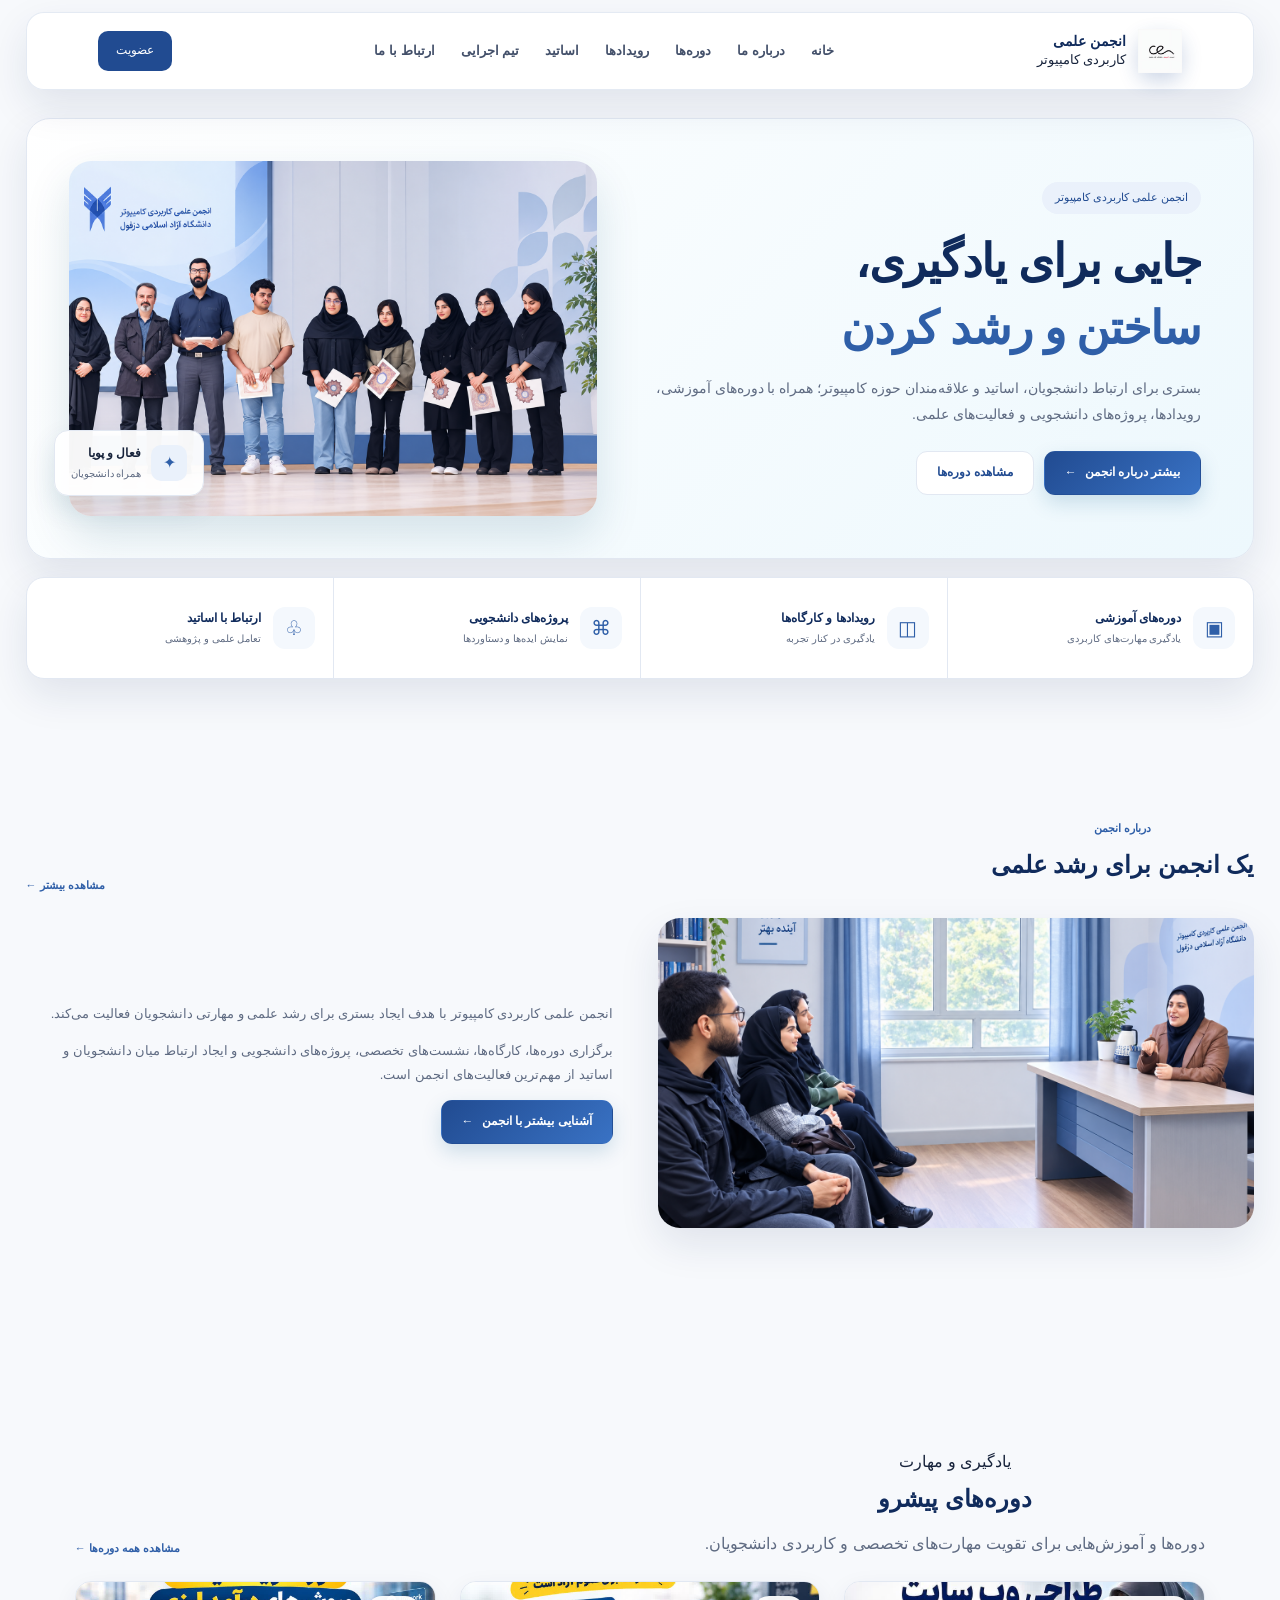
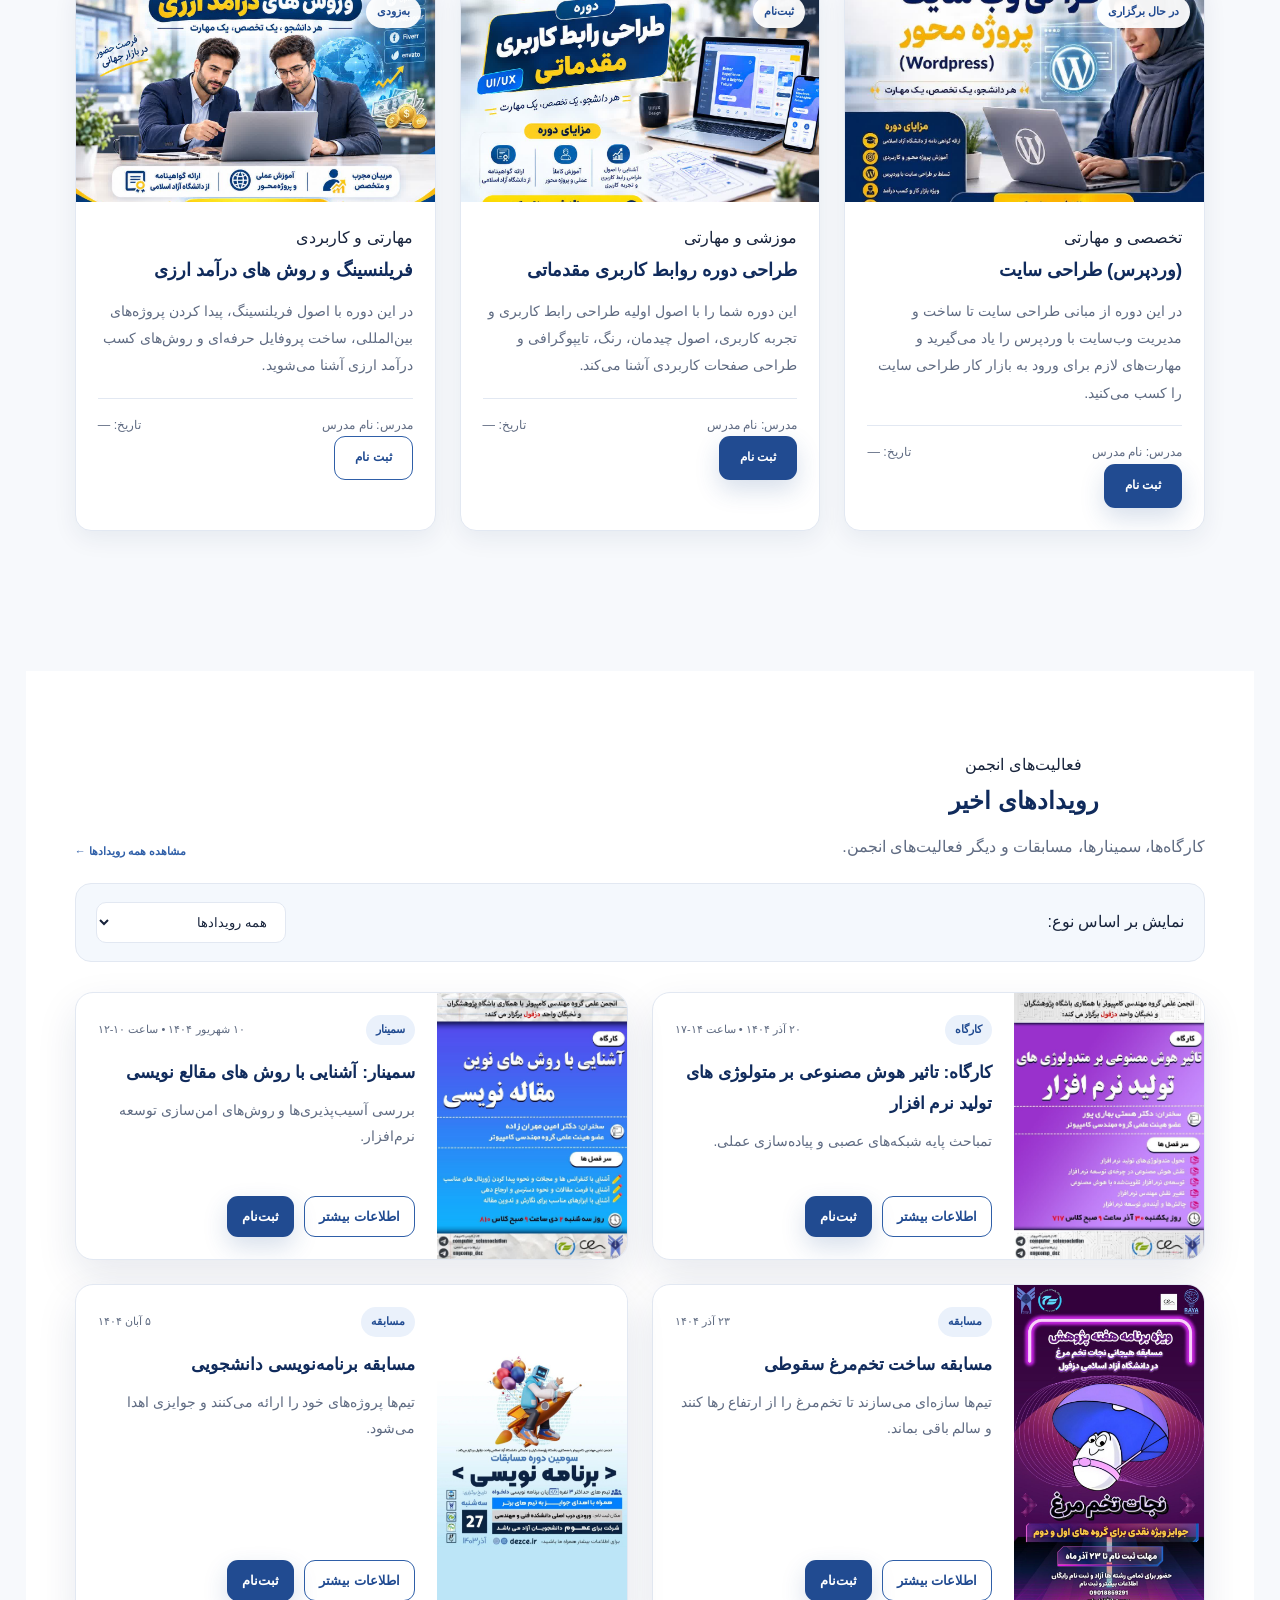
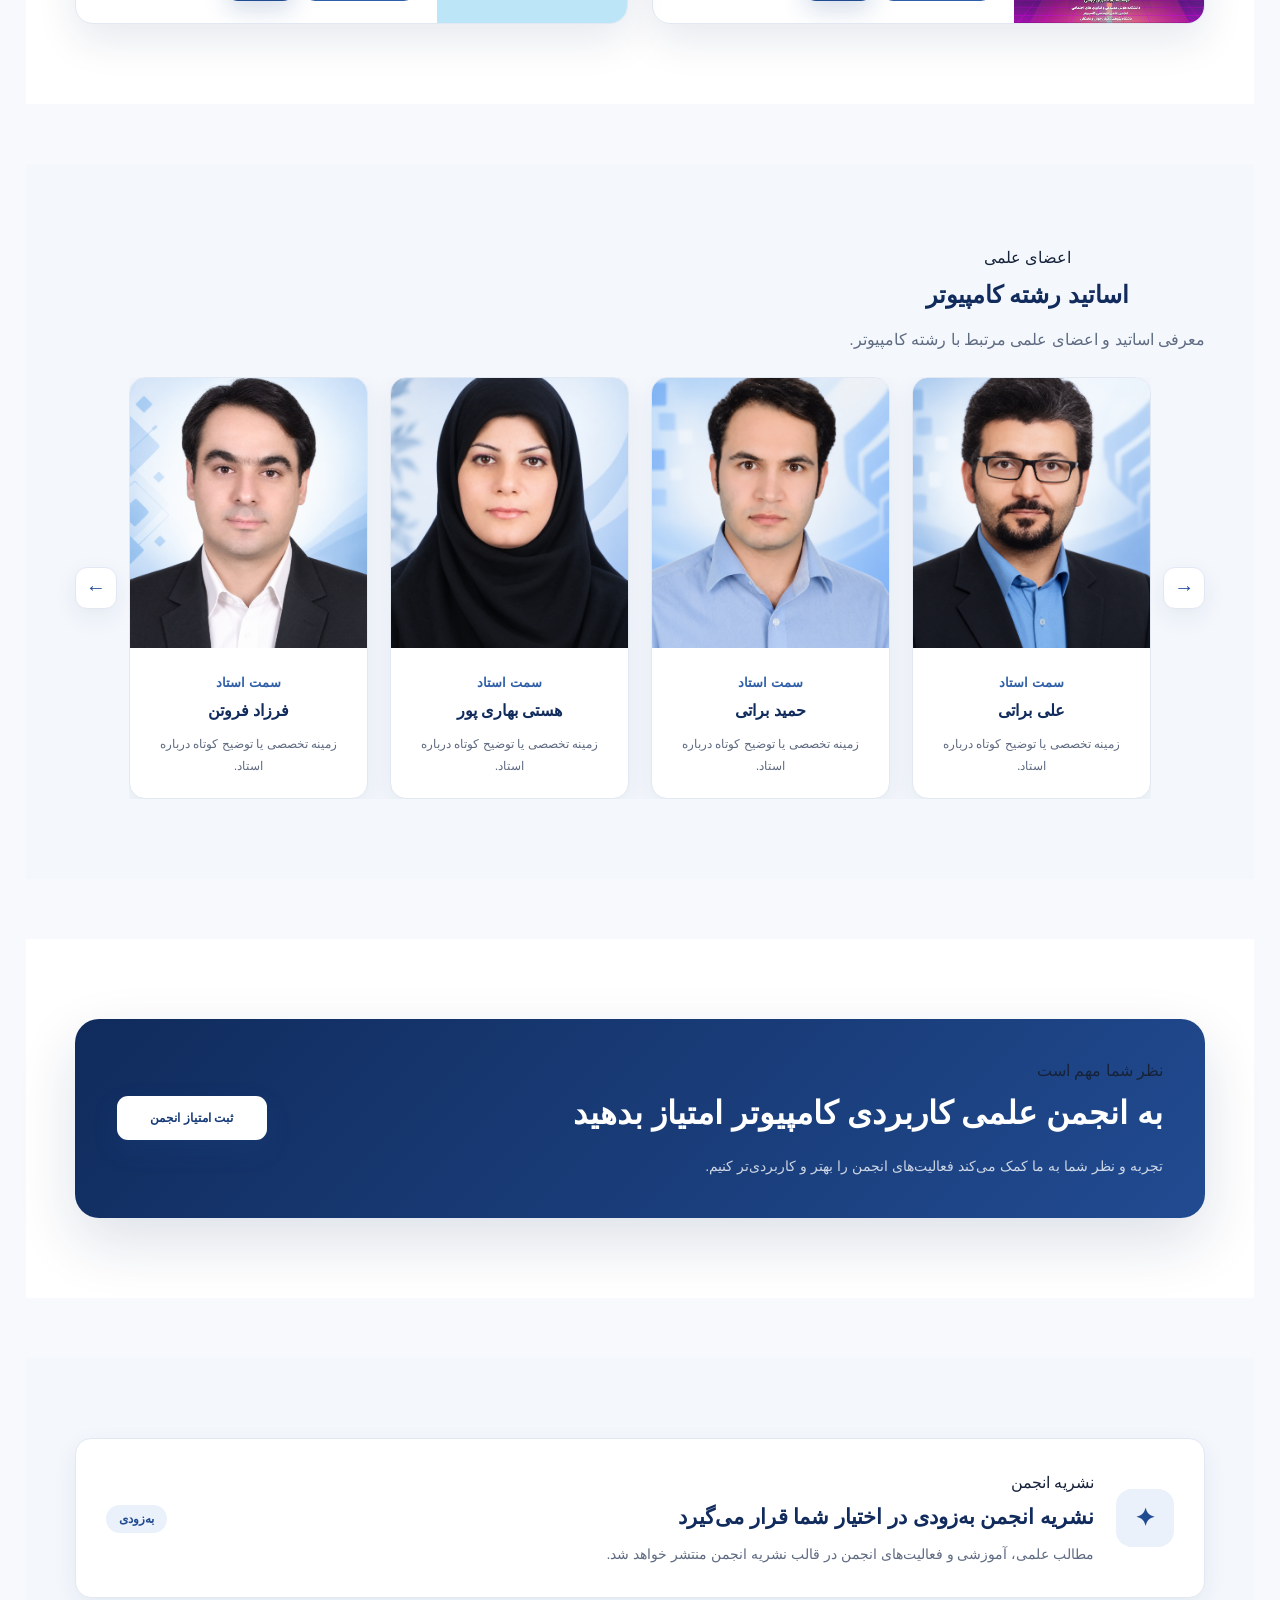
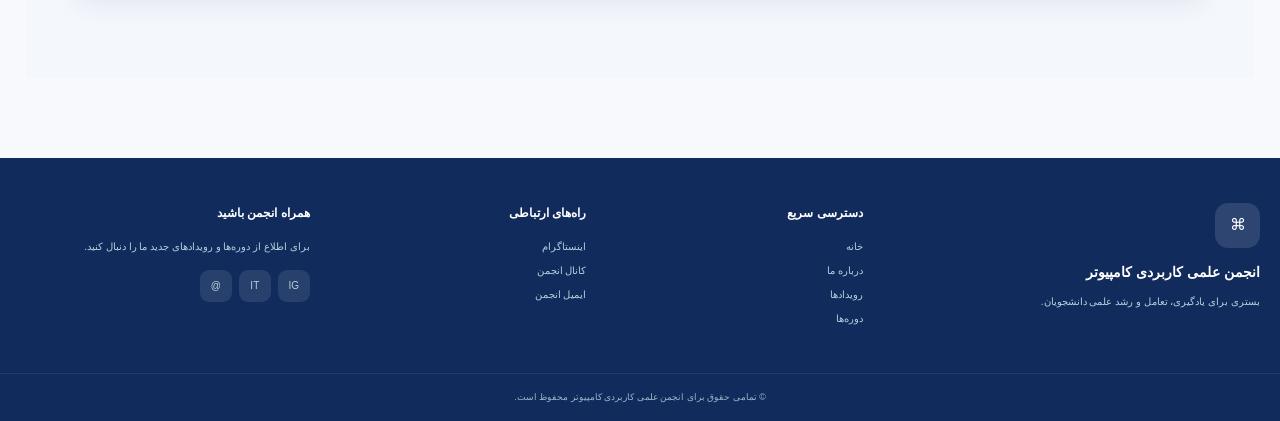
<file: index.html>
<!DOCTYPE html>
<html lang="fa" dir="rtl">

<head>
    <meta charset="UTF-8">
    <meta name="viewport" content="width=device-width, initial-scale=1.0">

    <title>انجمن علمی کاربردی کامپیوتر</title>

    <meta name="description" content="وب‌سایت انجمن علمی کاربردی کامپیوتر">

    <link rel="stylesheet" href="styel.css">
</head>

<body id="top">
    <header class="site-header">

        <div class="container header-inner">

            <a href="index.html" class="brand">

                <span class="brand-mark">
                    <img src="./imge/logo.jpeg" alt="لوگو انجمن">
                </span>

                <span class="brand-text">
                    <strong>انجمن علمی</strong>
                    <small>کاربردی کامپیوتر</small>
                </span>

            </a>
            <nav class="main-nav" aria-label="منوی اصلی">

                <a href="index.html" class="active">
                    خانه
                </a>

                <a href="about.html">
                    درباره ما
                </a>

                <a href="courses.html">
                    دوره‌ها
                </a>

                <a href="events.html">
                    رویدادها
                </a>

                <a href="#professors">
                    اساتید
                </a>

                <a href="About.html#team">
                    تیم اجرایی
                </a>

                <a href="https://eitaa.com/computer_uni_dez">
                    ارتباط با ما
                </a>

            </nav>
            <!-- <div class="header-actions">
                <a href="courses.html"
                    class="btn btn-primary btn-header">
                    مشاهده دوره‌ها
                </a>

            </div> -->

            <div class="header-actions">

                <!-- <a href="#search" class="search-btn" aria-label="جستجو">
               ⌕
            </a> -->

                <a href="https://forms.gle/kcYnBs2MZ95eAxkc7" class="header-register">
                    عضویت
                </a>

                <button class="menu-btn" id="menuBtn" aria-label="باز کردن منو">
                    ☰
                </button>

            </div>

        </div>

        <div class="mobile-menu" id="mobileMenu">

            <a href="./index.html">خانه</a>
            <a href="./about.html">درباره ما</a>
            <a href="./events.html">رویدادها</a>
            <a href="./courses.html">دوره‌ها</a>
            <a href="About.html#team">اعضای انجمن</a>
            <a href="https://eitaa.com/computer_uni_dez">ارتباط با ما</a>

        </div>

    </header>

    <main>

        <section class="hero">

            <div class="hero-content">

                <span class="hero-label">
                    انجمن علمی کاربردی کامپیوتر
                </span>

                <h1>
                    جایی برای یادگیری،
                    <span>ساختن و رشد کردن</span>
                </h1>

                <p>
                    بستری برای ارتباط دانشجویان، اساتید و علاقه‌مندان
                    حوزه کامپیوتر؛ همراه با دوره‌های آموزشی، رویدادها،
                    پروژه‌های دانشجویی و فعالیت‌های علمی.
                </p>

                <div class="hero-buttons">

                    <a href="./about.html" class="btn primary">
                        بیشتر درباره انجمن
                        <span>←</span>
                    </a>

                    <a href="./courses.html" class="btn secondary">
                        مشاهده دوره‌ها
                    </a>

                </div>

            </div>

            <div class="hero-image">

                <img src="./imge/hero-index.png" alt="فعالیت انجمن علمی کامپیوتر">

                <div class="hero-floating-card">

                    <span class="floating-icon">✦</span>

                    <div>
                        <strong>فعال و پویا</strong>
                        <small>همراه دانشجویان</small>
                    </div>

                </div>

            </div>

        </section>

        <section class="quick-features">

            <div class="quick-item">
                <div class="quick-icon">▣</div>
                <div>
                    <strong>دوره‌های آموزشی</strong>
                    <span>یادگیری مهارت‌های کاربردی</span>
                </div>
            </div>

            <div class="quick-item">
                <div class="quick-icon">◫</div>
                <div>
                    <strong>رویدادها و کارگاه‌ها</strong>
                    <span>یادگیری در کنار تجربه</span>
                </div>
            </div>

            <div class="quick-item">
                <div class="quick-icon">⌘</div>
                <div>
                    <strong>پروژه‌های دانشجویی</strong>
                    <span>نمایش ایده‌ها و دستاوردها</span>
                </div>
            </div>

            <div class="quick-item">
                <div class="quick-icon">♧</div>
                <div>
                    <strong>ارتباط با اساتید</strong>
                    <span>تعامل علمی و پژوهشی</span>
                </div>
            </div>

        </section>


        <section class="section about-section">

            <div class="section-heading">

                <div>
                    <span class="section-label">درباره انجمن</span>
                    <h2>یک انجمن برای رشد علمی</h2>
                </div>

                <a href="./about.html" class="text-link">
                    مشاهده بیشتر ←
                </a>

            </div>


            <div class="about-grid">

                <div class="about-image">

                    <img src="./imge/index-about.png" alt="فعالیت انجمن">

                </div>

                <div class="about-content">

                    <p>
                        انجمن علمی کاربردی کامپیوتر با هدف ایجاد بستری
                        برای رشد علمی و مهارتی دانشجویان فعالیت می‌کند.
                    </p>

                    <p>
                        برگزاری دوره‌ها، کارگاه‌ها، نشست‌های تخصصی،
                        پروژه‌های دانشجویی و ایجاد ارتباط میان دانشجویان
                        و اساتید از مهم‌ترین فعالیت‌های انجمن است.
                    </p>

                    <a href="./about.html" class="btn primary">
                        آشنایی بیشتر با انجمن
                        <span>←</span>
                    </a>

                </div>

            </div>

        </section>

        <section class="section courses-section" id="courses">
            <div class="container">
                <div class="section-heading">
                    <div>
                        <span class="section-kicker">
                            یادگیری و مهارت
                        </span>
                        <h2>
                            دوره‌های پیشرو
                        </h2>
                        <p>
                            دوره‌ها و آموزش‌هایی برای تقویت مهارت‌های
                            تخصصی و کاربردی دانشجویان.
                        </p>

                    </div>

                    <a href="courses.html" class="text-link">
                        مشاهده همه دوره‌ها

                        <span>←</span>
                    </a>
                </div>

                <div class="courses-grid">

                    <!-- دوره اول -->
                    <article class="course-card">
                        <div class="course-image">
                            <img src="imge/wordpars.jpg" alt="تصویر دوره">
                            <span class="course-status">
                                در حال برگزاری
                            </span>
                        </div>


                        <div class="course-body">
                            <span class="course-category">
                                تخصصی و مهارتی
                            </span>
                            <h3>
                                (وردپرس) طراحی سایت
                            </h3>
                            <p>
                                در این دوره از مبانی طراحی سایت تا ساخت و مدیریت وب‌سایت با وردپرس را یاد می‌گیرید و
                                مهارت‌های لازم برای ورود به بازار کار طراحی سایت را کسب می‌کنید.
                            </p>

                            <div class="course-meta">
                                <span>
                                    مدرس: نام مدرس
                                </span>
                                <span>
                                    تاریخ: —
                                </span>
                            </div>
                            <a href="" class="btn btn-primary btn-small">

                                ثبت نام

                            </a>
                        </div>
                    </article>

                    <!-- دوره دوم -->
                    <article class="course-card">

                        <div class="course-image">
                            <img src="imge/uiux.jpg" alt="تصویر دوره">

                            <span class="course-status">
                                ثبت‌نام
                            </span>
                        </div>

                        <div class="course-body">
                            <span class="course-category">
                                موزشی و مهارتی
                            </span>
                            <h3>
                                طراحی دوره روابط کاربری مقدماتی
                            </h3>
                            <p>
                                این دوره شما را با اصول اولیه طراحی رابط کاربری و تجربه کاربری، اصول چیدمان، رنگ،
                                تایپوگرافی و طراحی صفحات کاربردی آشنا می‌کند.

                            </p>

                            <div class="course-meta">

                                <span>
                                    مدرس: نام مدرس
                                </span>

                                <span>
                                    تاریخ: —
                                </span>

                            </div>
                            <a href="" class="btn btn-primary btn-small">

                                ثبت نام

                            </a>
                        </div>
                    </article>
                    <!-- دوره سوم -->

                    <article class="course-card">
                        <div class="course-image">
                            <img src="imge/ferilnsing.jpg" alt="تصویر دوره">

                            <span class="course-status">
                                به‌زودی
                            </span>
                        </div>

                        <div class="course-body">
                            <span class="course-category">
                                مهارتی و کاربردی
                            </span>
                            <h3>
                                فریلنسینگ و روش های درآمد ارزی
                            </h3>
                            <p>
                                در این دوره با اصول فریلنسینگ، پیدا کردن پروژه‌های بین‌المللی، ساخت پروفایل حرفه‌ای و
                                روش‌های کسب درآمد ارزی آشنا می‌شوید.
                            </p>

                            <div class="course-meta">
                                <span>
                                    مدرس: نام مدرس
                                </span>
                                <span>
                                    تاریخ: —
                                </span>
                            </div>
                            <a href="" class="btn btn-outline btn-small">

                                ثبت نام

                            </a>
                        </div>
                    </article>
                </div>
            </div>
        </section>

        <section class="section events-section" id="events">
            <div class="container">
                <div class="section-heading">
                    <div>
                        <span class="section-kicker">
                            فعالیت‌های انجمن
                        </span>

                        <h2>
                            رویدادهای اخیر
                        </h2>

                        <p>
                            کارگاه‌ها، سمینارها، مسابقات و دیگر
                            فعالیت‌های انجمن.
                        </p>

                    </div>
                    <a href="events.html" class="text-link">

                        مشاهده همه رویدادها

                        <span>←</span>

                    </a>
                </div>

                <div class="events-toolbar">

                    <label for="eventFilter">

                        نمایش بر اساس نوع:
                    </label>

                    <select id="eventFilter" class="event-filter">

                        <option value="all">
                            همه رویدادها
                        </option>

                        <option value="workshop">
                            کارگاه‌ها
                        </option>

                        <option value="seminar">
                            سمینارها
                        </option>

                        <option value="competition">
                            مسابقات
                        </option>

                        <option value="meeting">
                            نشست‌ها
                        </option>

                    </select>

                </div>

                <div class="events-list">
                    <!-- رویداد اول -->
                    <article class="event-card" data-category="workshop">
                        <div class="event-pic">
                            <img src="imge/cargah.jpg" alt="پوستر کارگاه">
                        </div>
                        <div class="event-body">
                            <div class="event-top">
                                <span class="event-type">
                                    کارگاه
                                </span>
                                <span class="event-date">
                                    ۲۰ آذر ۱۴۰۴ • ساعت ۱۴-۱۷
                                </span>
                            </div>
                            <h3>
                                کارگاه: تاثیر هوش مصنوعی بر متولوژی های تولید نرم افزار
                            </h3>
                            <p>
                                تمباحث پایه شبکه‌های عصبی و پیاده‌سازی عملی.
                            </p>

                            <div class="event-actions">
                                <a href="events.html" class="btn btn-outline btn-small">
                                    اطلاعات بیشتر

                                </a>

                                <a href="events.html" class="btn btn-primary btn-small">

                                    ثبت‌نام

                                </a>
                            </div>
                        </div>
                    </article>

                    <!-- رویداد دوم -->

                    <article class="event-card" data-category="seminar">
                        <div class="event-pic">
                            <img src="imge/sminar.jpg" alt="پوستر سمینار">

                        </div>

                        <div class="event-body">
                            <div class="event-top">
                                <span class="event-type">
                                    سمینار
                                </span>

                                <span class="event-date">
                                    ۱۰ شهریور ۱۴۰۴ • ساعت ۱۰-۱۲
                                </span>
                            </div>
                            <h3>
                                سمینار: آشنایی با روش های مقالع نویسی
                            </h3>
                            <p>
                                بررسی آسیب‌پذیری‌ها و روش‌های امن‌سازی توسعه نرم‌افزار.
                            </p>
                            <div class="event-actions">
                                <a href="events.html" class="btn btn-outline btn-small">

                                    اطلاعات بیشتر

                                </a>
                                <a href="events.html" class="btn btn-primary btn-small">

                                    ثبت‌نام

                                </a>
                            </div>
                        </div>
                    </article>

                    <!-- رویداد سوم -->

                    <article class="event-card" data-category="competition">
                        <div class="event-pic">
                            <img src="imge/./msg4952504-98175.jpg">
                        </div>


                        <div class="event-body">
                            <div class="event-top">
                                <span class="event-type">
                                    مسابقه
                                </span>
                                <span class="event-date">
                                    ۲۳ آذر ۱۴۰۴
                                </span>
                            </div>

                            <h3>
                                مسابقه ساخت تخم‌مرغ سقوطی
                            </h3>

                            <p>
                                تیم‌ها سازه‌ای می‌سازند تا تخم‌مرغ را از ارتفاع رها کنند و سالم باقی بماند.
                            </p>

                            <div class="event-actions">
                                <a href="events.html" class="btn btn-outline btn-small">

                                    اطلاعات بیشتر

                                </a>

                                <a href="events.html" class="btn btn-primary btn-small">

                                    ثبت‌نام

                                </a>
                            </div>
                        </div>
                    </article>

                    <!-- رویداد چهارم -->

                    <article class="event-card" data-category="meeting">
                        <div class="event-pic">
                            <img src="imge/./photo1765678284.jpeg" alt="تصویر نشست انجمن">

                        </div>

                        <div class="event-body">
                            <div class="event-top">

                                <span class="event-type">
                                    مسابقه
                                </span>
                                <span class="event-date">
                                    ۵ آبان ۱۴۰۴
                                </span>
                            </div>
                            <h3>
                                مسابقه برنامه‌نویسی دانشجویی
                            </h3>
                            <p>
                                تیم‌ها پروژه‌های خود را ارائه می‌کنند و جوایزی اهدا می‌شود.

                            </p>

                            <div class="event-actions">

                                <a href="events.html" class="btn btn-outline btn-small">

                                    اطلاعات بیشتر

                                </a>

                                <a href="events.html" class="btn btn-primary btn-small">

                                    ثبت‌نام

                                </a>
                            </div>
                        </div>
                    </article>
                </div>
            </div>
        </section>

        <section class="section professors-section" id="professors">

            <div class="container">

                <div class="section-heading">
                    <div>
                        <span class="section-kicker">
                            اعضای علمی
                        </span>

                        <h2>
                            اساتید رشته کامپیوتر
                        </h2>

                        <p>
                            معرفی اساتید و اعضای علمی مرتبط با رشته کامپیوتر.
                        </p>
                    </div>

                </div>



                <div class="carousel-wrap professors-carousel">
                    <button class="carousel-btn carousel-prev" type="button" aria-label="استاد قبلی">→</button>
                    <div class="professors-grid carousel-track" data-carousel="professors">
                        <!-- استاد اول -->
                        <article class="professor-card">
                            <div class="professor-image">
                                <img src="imge/ali-barati.png" alt="علی براتی ">
                            </div>


                            <div class="professor-info">
                                <span class="professor-role">
                                    سمت استاد
                                </span>
                                <h3>
                                    علی براتی
                                </h3>
                                <p>
                                    زمینه تخصصی یا توضیح کوتاه درباره استاد.
                                </p>
                            </div>
                        </article>

                        <!-- استاد دوم -->

                        <article class="professor-card">
                            <div class="professor-image">
                                <img src="imge/hamide-barati.png" alt="حمید براتی">
                            </div>


                            <div class="professor-info">
                                <span class="professor-role">
                                    سمت استاد
                                </span>
                                <h3>
                                    حمید براتی
                                </h3>
                                <p>
                                    زمینه تخصصی یا توضیح کوتاه درباره استاد.
                                </p>
                            </div>
                        </article>

                        <!-- استاد سوم -->

                        <article class="professor-card">
                            <div class="professor-image">
                                <img src="imge/hasti-bahipour.png" alt="هستی بهاری پور">
                            </div>


                            <div class="professor-info">
                                <span class="professor-role">
                                    سمت استاد
                                </span>
                                <h3>
                                    هستی بهاری پور
                                </h3>
                                <p>
                                    زمینه تخصصی یا توضیح کوتاه درباره استاد.
                                </p>
                            </div>
                        </article>


                        <!-- استاد چهارم -->
                        <article class="professor-card">
                            <div class="professor-image">
                                <img src="imge/farzad=frootan.png" alt="فرزاد فروتن">
                            </div>

                            <div class="professor-info">
                                <span class="professor-role">
                                    سمت استاد
                                </span>
                                <h3>
                                    فرزاد فروتن
                                </h3>

                                <p>
                                    زمینه تخصصی یا توضیح کوتاه درباره استاد.
                                </p>
                            </div>

                        </article>

                        <!-- استاد پنجم -->
                        <article class="professor-card">
                            <div class="professor-image">
                                <img src="imge/ali-mojodi.png" alt="علی موجودی">
                            </div>


                            <div class="professor-info">
                                <span class="professor-role">
                                    سمت استاد
                                </span>
                                <h3>
                                    علی موجودی
                                </h3>
                                <p>
                                    زمینه تخصصی یا توضیح کوتاه درباره استاد.
                                </p>
                            </div>
                        </article>

                        <!-- استاد ششم -->

                        <article class="professor-card">
                            <div class="professor-image">
                                <img src="imge/mohamad-golshahi.png" alt="محمد گلشاهی">
                            </div>


                            <div class="professor-info">
                                <span class="professor-role">
                                    سمت استاد
                                </span>
                                <h3>
                                    محمد گلشاهی
                                </h3>
                                <p>
                                    زمینه تخصصی یا توضیح کوتاه درباره استاد.
                                </p>
                            </div>
                        </article>
                    </div>
                    <button class="carousel-btn carousel-next" type="button" aria-label="استاد بعدی">←</button>
                </div>
            </div>
        </section>


        <section class="section rating-section" id="rating">

            <div class="container">

                <div class="rating-box">


                    <div class="rating-content">

                        <span class="section-kicker">
                            نظر شما مهم است
                        </span>

                        <h2>
                            به انجمن علمی کاربردی کامپیوتر امتیاز بدهید
                        </h2>

                        <p>
                            تجربه و نظر شما به ما کمک می‌کند فعالیت‌های
                            انجمن را بهتر و کاربردی‌تر کنیم.
                        </p>

                    </div>


                    <div class="rating-action">

                        <!--
                            لینک واقعی امتیازدهی را بعداً قرار دهید.
                        -->

                        <a href="#" class="btn btn-primary">

                            ثبت امتیاز انجمن

                        </a>

                    </div>


                </div>

            </div>

        </section>


        <section class="section magazine-section" id="magazine">

            <div class="container">

                <div class="magazine-box">


                    <div class="magazine-icon">

                        <span>
                            ✦
                        </span>

                    </div>


                    <div class="magazine-content">

                        <span class="section-kicker">
                            نشریه انجمن
                        </span>

                        <h2>
                            نشریه انجمن به‌زودی در اختیار شما قرار می‌گیرد
                        </h2>

                        <p>
                            مطالب علمی، آموزشی و فعالیت‌های انجمن
                            در قالب نشریه انجمن منتشر خواهد شد.
                        </p>

                    </div>


                    <div class="magazine-action">

                        <span class="magazine-status">
                            به‌زودی
                        </span>

                    </div>


                </div>

            </div>

        </section>

        <!-- <section class="section team-section" id="team">

            <div class="container">


                <div class="section-heading">

                    <div>

                        <span class="section-kicker">
                            تیم انجمن
                        </span>

                        <h2>
                            تیم اجرایی انجمن
                        </h2>

                        <p>
                            اعضای تیم اجرایی انجمن علمی کاربردی کامپیوتر.
                        </p>

                    </div>

                </div>



                <div class="carousel-wrap team-carousel">
                    <button class="carousel-btn carousel-prev" type="button" aria-label="عضو قبلی">→</button>
                    <div class="team-grid carousel-track" data-carousel="team">

                        <article class="team-card">

                            <div class="team-image">

                                <img src="images/team-1.jpg" alt="نام عضو تیم">

                            </div>


                            <div class="team-info">

                                <h3>
                                    نام عضو تیم
                                </h3>

                                <span>
                                    سمت / مسئولیت
                                </span>

                            </div>

                        </article>


                        <article class="team-card">

                            <div class="team-image">

                                <img src="images/team-2.jpg" alt="نام عضو تیم">

                            </div>


                            <div class="team-info">

                                <h3>
                                    نام عضو تیم
                                </h3>

                                <span>
                                    سمت / مسئولیت
                                </span>

                            </div>

                        </article>


                        <article class="team-card">

                            <div class="team-image">

                                <img src="images/team-3.jpg" alt="نام عضو تیم">

                            </div>


                            <div class="team-info">

                                <h3>
                                    نام عضو تیم
                                </h3>

                                <span>
                                    سمت / مسئولیت
                                </span>

                            </div>

                        </article>


                        <article class="team-card">

                            <div class="team-image">

                                <img src="images/team-4.jpg" alt="نام عضو تیم">

                            </div>


                            <div class="team-info">

                                <h3>
                                    نام عضو تیم
                                </h3>

                                <span>
                                    سمت / مسئولیت
                                </span>

                            </div>

                        </article>


                    </div>
                    <button class="carousel-btn carousel-next" type="button" aria-label="عضو بعدی">←</button>
                </div>

            </div>

        </section> -->


    </main>

    <footer class="site-footer">

        <div class="footer-inner">

            <div class="footer-brand">

                <div class="footer-logo">
                    ⌘
                </div>

                <h3>
                    انجمن علمی کاربردی کامپیوتر
                </h3>

                <p>
                    بستری برای یادگیری، تعامل و رشد علمی دانشجویان.
                </p>

            </div>


            <div class="footer-column">

                <h4>دسترسی سریع</h4>

                <a href="./index.html">خانه</a>
                <a href="./about.html">درباره ما</a>
                <a href="./events.html">رویدادها</a>
                <a href="./courses.html">دوره‌ها</a>

            </div>


            <div class="footer-column" id="channels">

                <h4>راه‌های ارتباطی</h4>

                <a href="https://www.instagram.com/engcomp_dez?igsh=MTJycG9nYjN0dGVkNQ==">اینستاگرام</a>
                <a href="https://eitaa.com/computer_uni_dez">کانال انجمن</a>
                <a href="mailto:cs@univ.edu">
                    ایمیل انجمن
                </a>

            </div>


            <div class="footer-column">

                <h4>همراه انجمن باشید</h4>

                <p>
                    برای اطلاع از دوره‌ها و رویدادهای جدید
                    ما را دنبال کنید.
                </p>

                <div class="social-links">

                    <a href="https://www.instagram.com/engcomp_dez?igsh=MTJycG9nYjN0dGVkNQ==" aria-label="Instagram">IG</a>
                    <a href="https://eitaa.com/computer_uni_dez" aria-label="Telegram">IT</a>
                    <a href="mailto:cs@univ.edu" aria-label="Email">@</a>

                </div>

            </div>

        </div>


        <div class="footer-bottom">
            <span>
                © تمامی حقوق برای انجمن علمی کاربردی کامپیوتر محفوظ است.
            </span>
        </div>

    </footer>


    <script src="js.js">

    </script>

</body>

</html>
</file>
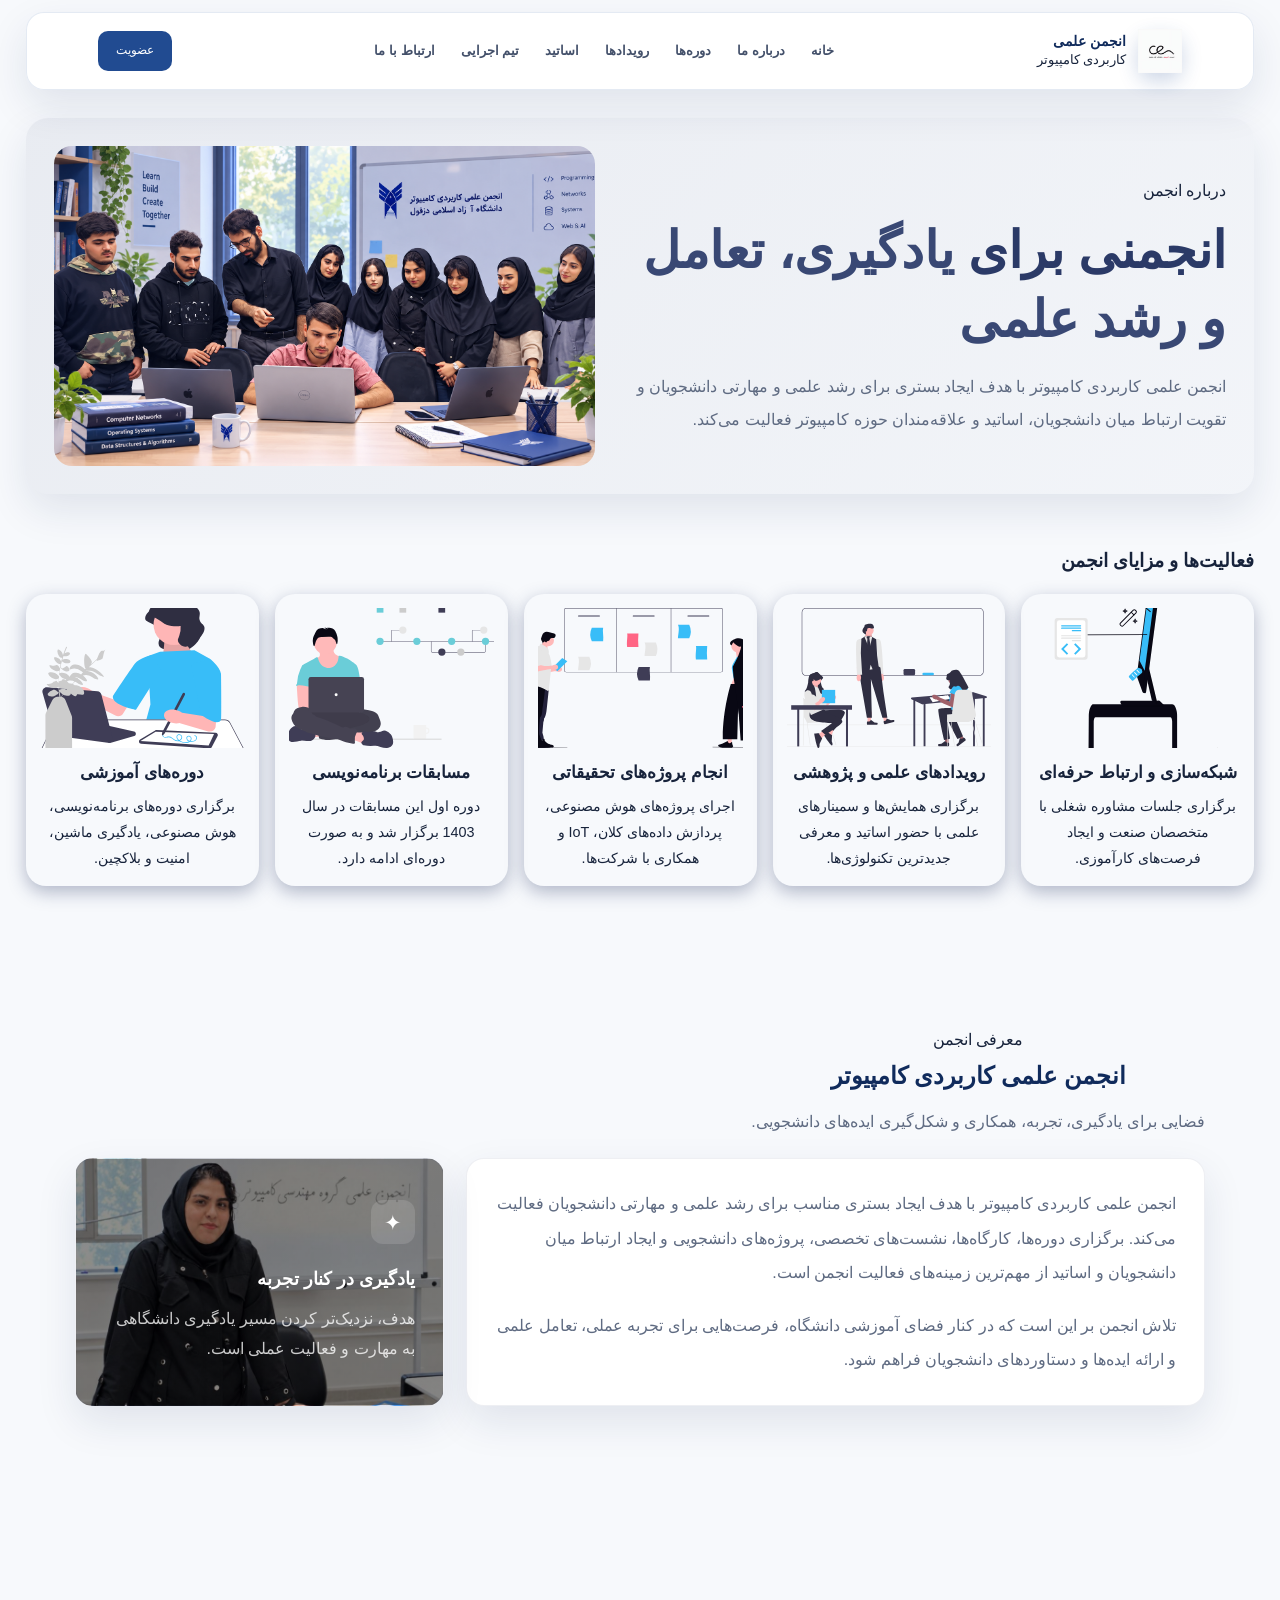
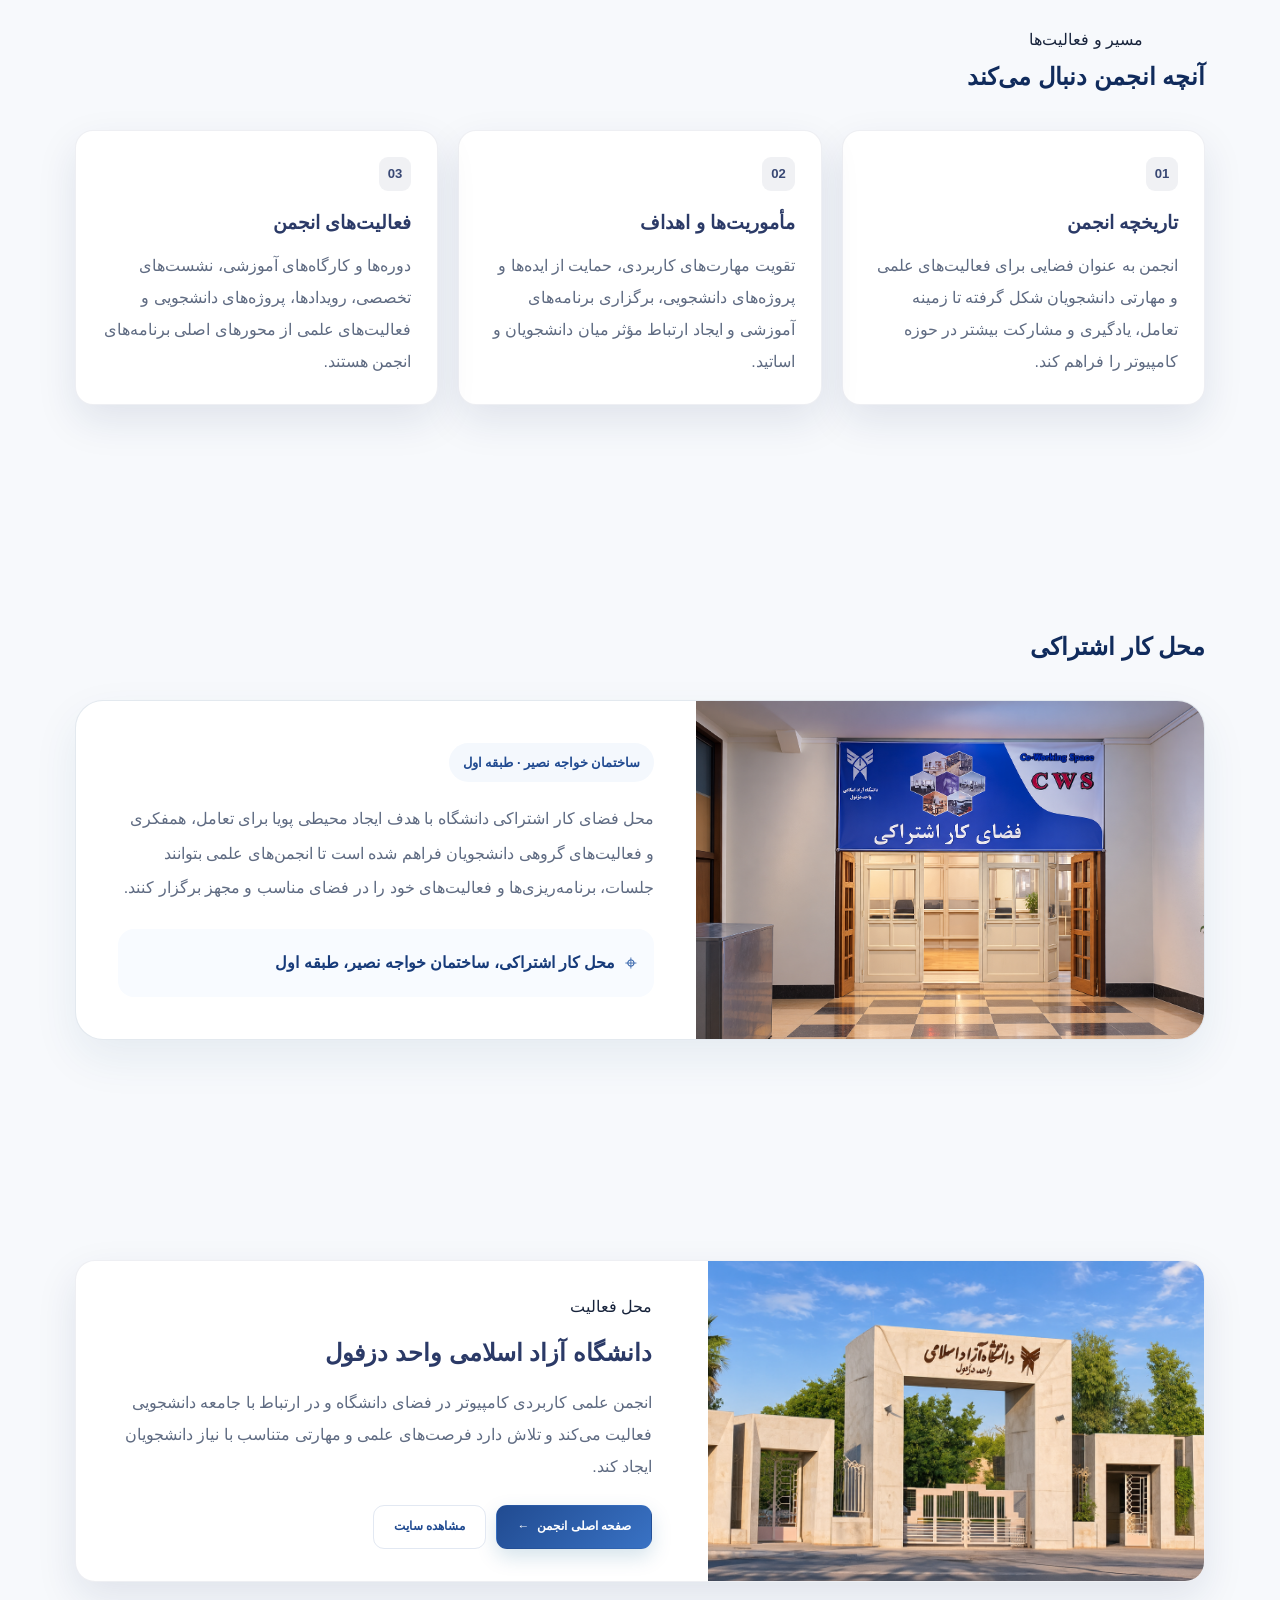
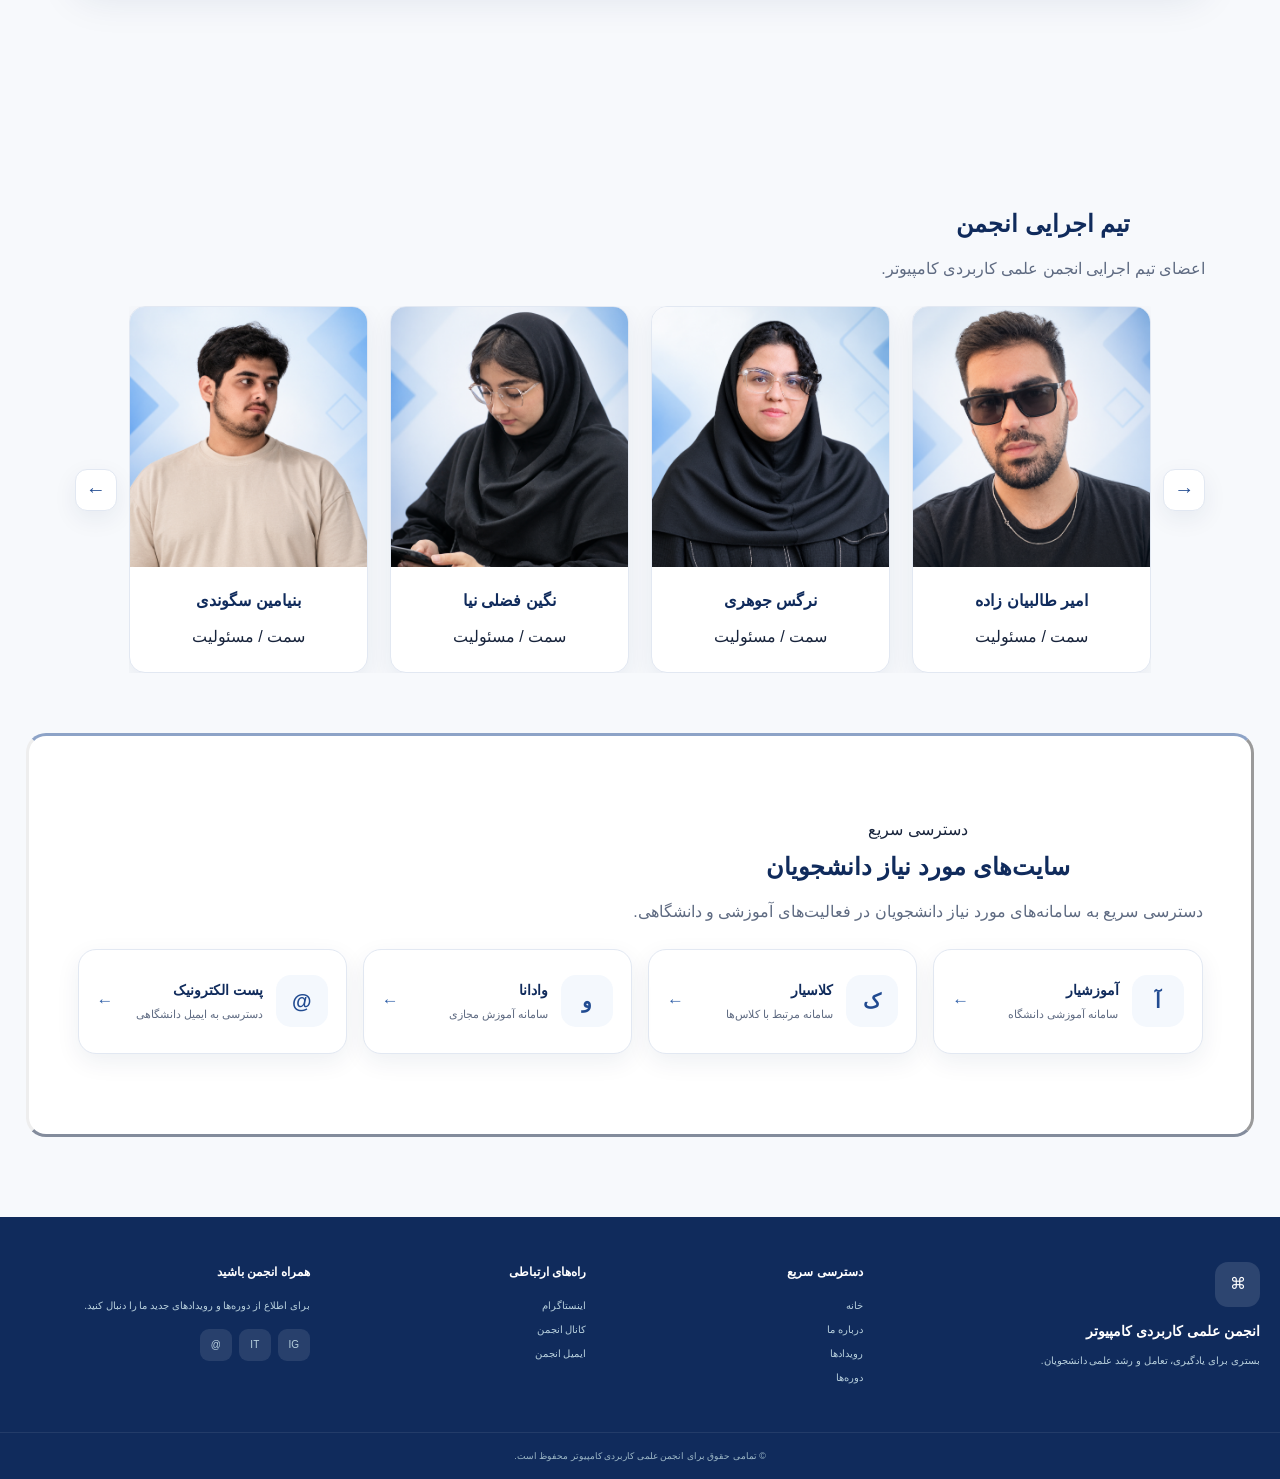
<file: About.html>
<!DOCTYPE html>

<html dir="rtl" lang="fa">

<head>
    <meta charset="utf-8" />
    <meta content="width=device-width, initial-scale=1.0" name="viewport" />
    <title>درباره انجمن علمی کاربردی کامپیوتر</title>
    <meta content="معرفی انجمن علمی کاربردی کامپیوتر" name="description" />
    <link href="About.css" rel="stylesheet" />
</head>

<body id="top">
    <header class="site-header">
        <div class="container header-inner">
            <a class="brand" href="index.html">
                <span class="brand-mark">
                    <img alt="لوگو انجمن" src="./imge/logo.jpeg" />
                </span>
                <span class="brand-text">
                    <strong>انجمن علمی</strong>
                    <small>کاربردی کامپیوتر</small>
                </span>
            </a>
            <nav aria-label="منوی اصلی" class="main-nav">
                <a class="active" href="index.html">
                    خانه
                </a>
                <a href="about.html">
                    درباره ما
                </a>
                <a href="courses.html">
                    دوره‌ها
                </a>
                <a href="events.html">
                    رویدادها
                </a>
                <a href="index.html#professors">
                    اساتید
                </a>
                <a href="About.html#team">
                    تیم اجرایی
                </a>
                <a href="https://eitaa.com/computer_uni_dez">
                    ارتباط با ما
                </a>
            </nav>
            <!-- <div class="header-actions">
                <a href="courses.html"
                    class="btn btn-primary btn-header">
                    مشاهده دوره‌ها
                </a>
            </div> -->
            <div class="header-actions">
                <!-- <a href="#search" class="search-btn" aria-label="جستجو">
               ⌕
            </a> -->
                <a class="header-register" href="https://forms.gle/kcYnBs2MZ95eAxkc7">
                    عضویت
                </a>
                <button aria-label="باز کردن منو" class="menu-btn" id="menuBtn">
                    ☰
                </button>
            </div>
        </div>
        <div class="mobile-menu" id="mobileMenu">
            <a href="./index.html">خانه</a>
            <a href="./about.html">درباره ما</a>
            <a href="./events.html">رویدادها</a>
            <a href="./courses.html">دوره‌ها</a>
            <a href="About.html#team">اعضای انجمن</a>
            <a href="https://eitaa.com/computer_uni_dez">ارتباط با ما</a>
        </div>
    </header>
    <main class="about-page">
        <section class="about-hero">
            <div class="about-hero-inner">
                <div class="about-hero-content">
                    <span class="section-kicker">درباره انجمن</span>
                    <h1>انجمنی برای <span>یادگیری، تعامل و رشد علمی</span></h1>
                    <p>
                        انجمن علمی کاربردی کامپیوتر با هدف ایجاد بستری برای رشد علمی و مهارتی
                        دانشجویان و تقویت ارتباط میان دانشجویان، اساتید و علاقه‌مندان حوزه کامپیوتر فعالیت می‌کند.
                    </p>
                </div>
                <div class="about-hero-image">
                    <img alt="فعالیت انجمن علمی کاربردی کامپیوتر" src="./imge/hero-about.png" />
                </div>
            </div>
        </section>

        <section class="card about-cards">
            <h3>فعالیت‌ها و مزایای انجمن</h3>
            <div class="cards-grid">
                <div class="card-item">
                    <img src="./imge/undraw_ai-code-generation_imyw.svg" alt="شبکه‌سازی">
                    <h4>شبکه‌سازی و ارتباط حرفه‌ای</h4>
                    <p>برگزاری جلسات مشاوره شغلی با متخصصان صنعت و ایجاد فرصت‌های کارآموزی.</p>
                </div>
                <div class="card-item">
                    <img src="./imge/undraw_educator_6dgp(1).svg" alt="رویدادهای علمی و پژوهشی">
                    <h4>رویدادهای علمی و پژوهشی</h4>
                    <p>برگزاری همایش‌ها و سمینارهای علمی با حضور اساتید و معرفی جدیدترین تکنولوژی‌ها.</p>
                </div>
                <div class="card-item">
                    <img src="./imge/undraw.svg" alt="انجام پروژه‌های تحقیقاتی">
                    <h4>انجام پروژه‌های تحقیقاتی</h4>
                    <p>اجرای پروژه‌های هوش مصنوعی، پردازش داده‌های کلان، IoT و همکاری با شرکت‌ها.</p>
                </div>
                <div class="card-item">
                    <img src="./imge/undraw_version-control_e4yu.svg" alt="مسابقات برنامه‌نویسی">
                    <h4>مسابقات برنامه‌نویسی</h4>
                    <p>دوره اول این مسابقات در سال 1403 برگزار شد و به صورت دوره‌ای ادامه دارد.</p>
                </div>
                <div class="card-item">
                    <img src="./imge/undraw_learning-sketchingsh.svg" alt="دوره‌های آموزشی">
                    <h4>دوره‌های آموزشی</h4>
                    <p>برگزاری دوره‌های برنامه‌نویسی، هوش مصنوعی، یادگیری ماشین، امنیت و بلاکچین.</p>
                </div>
            </div>
        </section>

        <section class="section about-intro">
            <div class="container">
                <div class="section-heading">
                    <div>
                        <span class="section-kicker">معرفی انجمن</span>
                        <h2>انجمن علمی کاربردی کامپیوتر</h2>
                        <p>فضایی برای یادگیری، تجربه، همکاری و شکل‌گیری ایده‌های دانشجویی.</p>
                    </div>
                </div>
                <div class="about-intro-grid">
                    <div class="about-text-card">
                        <p>
                            انجمن علمی کاربردی کامپیوتر با هدف ایجاد بستری مناسب برای رشد علمی و مهارتی
                            دانشجویان فعالیت می‌کند. برگزاری دوره‌ها، کارگاه‌ها، نشست‌های تخصصی،
                            پروژه‌های دانشجویی و ایجاد ارتباط میان دانشجویان و اساتید از مهم‌ترین
                            زمینه‌های فعالیت انجمن است.
                        </p>
                        <p>
                            تلاش انجمن بر این است که در کنار فضای آموزشی دانشگاه، فرصت‌هایی برای
                            تجربه عملی، تعامل علمی و ارائه ایده‌ها و دستاوردهای دانشجویان فراهم شود.
                        </p>
                    </div>
                    <div class="about-highlight-card">
                        <span class="highlight-icon">✦</span>
                        <strong>یادگیری در کنار تجربه</strong>
                        <p>هدف، نزدیک‌تر کردن مسیر یادگیری دانشگاهی به مهارت و فعالیت عملی است.</p>
                    </div>
                </div>
            </div>
        </section>
        <section class="section about-details">
            <div class="container">
                <div class="section-heading">
                    <div>
                        <span class="section-kicker">مسیر و فعالیت‌ها</span>
                        <h2>آنچه انجمن دنبال می‌کند</h2>
                    </div>
                </div>
                <div class="about-detail-grid">
                    <article class="about-detail-card">
                        <span class="detail-number">01</span>
                        <h3>تاریخچه انجمن</h3>
                        <p>
                            انجمن به عنوان فضایی برای فعالیت‌های علمی و مهارتی دانشجویان شکل گرفته
                            تا زمینه تعامل، یادگیری و مشارکت بیشتر در حوزه کامپیوتر را فراهم کند.
                        </p>
                    </article>
                    <article class="about-detail-card">
                        <span class="detail-number">02</span>
                        <h3>مأموریت‌ها و اهداف</h3>
                        <p>
                            تقویت مهارت‌های کاربردی، حمایت از ایده‌ها و پروژه‌های دانشجویی،
                            برگزاری برنامه‌های آموزشی و ایجاد ارتباط مؤثر میان دانشجویان و اساتید.
                        </p>
                    </article>
                    <article class="about-detail-card">
                        <span class="detail-number">03</span>
                        <h3>فعالیت‌های انجمن</h3>
                        <p>
                            دوره‌ها و کارگاه‌های آموزشی، نشست‌های تخصصی، رویدادها، پروژه‌های
                            دانشجویی و فعالیت‌های علمی از محورهای اصلی برنامه‌های انجمن هستند.
                        </p>
                    </article>
                </div>
            </div>
        </section>

        <section class="section coworking-section">
            <div class="container">

                <div class="section-heading">
                    <div>
                        <!-- <span class="section-kicker">فضای فعالیت</span> -->
                        <h2>محل کار اشتراکی</h2>
                        <!-- <p>
                    فضایی برای تعامل، همفکری و فعالیت‌های گروهی دانشجویان.
                </p> -->
                    </div>
                </div>

                <div class="coworking-box">

                    <div class="coworking-image">
                        <img src="./imge/mahal-car.png" alt="فضای کار اشتراکی دانشگاه">
                    </div>

                    <div class="coworking-content">

                        <span class="location-badge">
                            ساختمان خواجه نصیر · طبقه اول
                        </span>

                        <p>
                            محل فضای کار اشتراکی دانشگاه با هدف ایجاد محیطی پویا
                            برای تعامل، همفکری و فعالیت‌های گروهی دانشجویان فراهم
                            شده است تا انجمن‌های علمی بتوانند جلسات، برنامه‌ریزی‌ها
                            و فعالیت‌های خود را در فضای مناسب و مجهز برگزار کنند.
                        </p>

                        <div class="coworking-location">
                            <span>⌖</span>
                            <strong>
                                محل کار اشتراکی، ساختمان خواجه نصیر، طبقه اول
                            </strong>
                        </div>

                    </div>

                </div>

            </div>
        </section>

        <section class="section university-section">
            <div class="container">
                <div class="university-box">
                    <div class="university-image">
                        <img alt="دانشگاه آزاد اسلامی" src="./imge/university.png" />
                    </div>
                    <div class="university-content">
                        <span class="section-kicker">محل فعالیت</span>
                        <h2>دانشگاه آزاد اسلامی واحد دزفول</h2>
                        <p>
                            انجمن علمی کاربردی کامپیوتر در فضای دانشگاه و در ارتباط با جامعه دانشجویی
                            فعالیت می‌کند و تلاش دارد فرصت‌های علمی و مهارتی متناسب با نیاز دانشجویان ایجاد کند.
                        </p>
                        <div class="university-links">
                            <a class="btn primary" href="./index.html">صفحه اصلی انجمن <span>←</span></a>
                            <a class="btn secondary" href="https://nargesjohari800-web.github.io/engcomp.dez/">مشاهده
                                سایت</a>
                        </div>
                    </div>
                </div>
            </div>
        </section>
        <section class="section about-team" id="team">
            <div class="container">
                <div class="section-heading">
                    <div>
                        <!-- <span class="section-kicker">تیم انجمن</span> -->
                        <h2>تیم اجرایی انجمن</h2>
                        <p>اعضای تیم اجرایی انجمن علمی کاربردی کامپیوتر.</p>
                    </div>
                </div>
                <div class="carousel-wrap team-carousel">
                    <button aria-label="عضو قبلی" class="carousel-btn carousel-prev" type="button">→</button>
                    <div class="team-grid carousel-track" data-carousel="team">
                        <article class="team-card">
                            <div class="team-image"><img alt="عضو تیم" src="imge/talbian.png" /></div>
                            <div class="team-info">
                                <h3>امیر طالبیان زاده </h3><span>سمت / مسئولیت</span>
                            </div>
                        </article>
                        <article class="team-card">
                            <div class="team-image"><img alt="عضو تیم" src="imge/johari.png" /></div>
                            <div class="team-info">
                                <h3>نرگس جوهری </h3><span>سمت / مسئولیت</span>
                            </div>
                        </article>
                        <article class="team-card">
                            <div class="team-image"><img alt="عضو تیم" src="imge/fazli.png" /></div>
                            <div class="team-info">
                                <h3>نگین فضلی نیا </h3><span>سمت / مسئولیت</span>
                            </div>
                        </article>
                        <article class="team-card">
                            <div class="team-image"><img alt="عضو تیم" src="imge/sagvand.png" /></div>
                            <div class="team-info">
                                <h3>بنیامین سگوندی</h3><span>سمت / مسئولیت</span>
                            </div>
                        </article>
                    </div>
                    <button aria-label="عضو بعدی" class="carousel-btn carousel-next" type="button">←</button>
                </div>
            </div>
        </section>

        <section class="section useful-sites">

            <div class="container">

                <div class="section-heading">
                    <div>
                        <span class="section-kicker">دسترسی سریع</span>

                        <h2>
                            سایت‌های مورد نیاز دانشجویان
                        </h2>

                        <p>
                            دسترسی سریع به سامانه‌های مورد نیاز دانشجویان
                            در فعالیت‌های آموزشی و دانشگاهی.
                        </p>
                    </div>
                </div>


                <div class="useful-sites-grid">

                    <a class="useful-site-card" href="https://stdn.iau.ir/Student/Pages/acmstd/loginPage.jsp"
                        target="_blank" rel="noopener">
                        <span class="site-logo">
                            آ
                        </span>

                        <span class="site-info">
                            <strong>آموزشیار</strong>

                            <small>
                                سامانه آموزشی دانشگاه
                            </small>
                        </span>

                        <b>←</b>
                    </a>

                    <a class="useful-site-card" href="https://dezful.iau.ir/fa/grid/34" target="_blank" rel="noopener">
                        <span class="site-logo">
                            ک
                        </span>

                        <span class="site-info">
                            <strong>کلاسیار</strong>

                            <small>
                                سامانه مرتبط با کلاس‌ها
                            </small>
                        </span>

                        <b>←</b>
                    </a>

                    <a class="useful-site-card" href="https://vadana30.ec.iau.ir/4051/local/vadanalogin/index.php"
                        target="_blank" rel="noopener">
                        <span class="site-logo">
                            و
                        </span>

                        <span class="site-info">
                            <strong>وادانا</strong>

                            <small>
                                سامانه آموزش مجازی
                            </small>
                        </span>

                        <b>←</b>
                    </a>

                    <a class="useful-site-card"
                        href="https://mail.iau.ac.ir/cas/login?service=https://mail.iau.ac.ir&redirectPath=/nui/validate"
                        target="_blank" rel="noopener">
                        <span class="site-logo">
                            @
                        </span>

                        <span class="site-info">
                            <strong>پست الکترونیک</strong>

                            <small>
                                دسترسی به ایمیل دانشگاهی
                            </small>
                        </span>

                        <b>←</b>
                    </a>

                </div>

            </div>

        </section>
    </main>
    <footer class="site-footer">
        <div class="footer-inner">
            <div class="footer-brand">
                <div class="footer-logo">
                    ⌘
                </div>
                <h3>
                    انجمن علمی کاربردی کامپیوتر
                </h3>
                <p>
                    بستری برای یادگیری، تعامل و رشد علمی دانشجویان.
                </p>
            </div>
            <div class="footer-column">
                <h4>دسترسی سریع</h4>
                <a href="./index.html">خانه</a>
                <a href="./about.html">درباره ما</a>
                <a href="./events.html">رویدادها</a>
                <a href="./courses.html">دوره‌ها</a>
            </div>
            <div class="footer-column" id="channels">
                <h4>راه‌های ارتباطی</h4>
                <a href="https://www.instagram.com/engcomp_dez?igsh=MTJycG9nYjN0dGVkNQ==">اینستاگرام</a>
                <a href="https://eitaa.com/computer_uni_dez">کانال انجمن</a>
                <a href="mailto:cs@univ.edu">
                    ایمیل انجمن
                </a>
            </div>
            <div class="footer-column">
                <h4>همراه انجمن باشید</h4>
                <p>
                    برای اطلاع از دوره‌ها و رویدادهای جدید
                    ما را دنبال کنید.
                </p>
                <div class="social-links">
                    <a aria-label="Instagram"
                        href="https://www.instagram.com/engcomp_dez?igsh=MTJycG9nYjN0dGVkNQ==">IG</a>
                    <a aria-label="itaa" href="https://eitaa.com/computer_uni_dez">IT</a>
                    <a aria-label="Email" href="mailto:cs@univ.edu">@</a>
                </div>
            </div>
        </div>
        <div class="footer-bottom">
            <span>
                © تمامی حقوق برای انجمن علمی کاربردی کامپیوتر محفوظ است.
            </span>
        </div>
    </footer>
    <script src="js.js"></script>
</body>

</html>
</file>
<file: styel.css>
:root {
    --blue-950: #102b5c;
    --blue-900: #173b7a;
    --blue-800: #214b91;
    --blue-700: #2f5fa8;
    --blue-600: #3972c4;

    --blue-100: #eaf1fb;
    --blue-50: #f4f8fd;

    --text: #17233b;
    --text-soft: #5f6b82;
    --white: #ffffff;

    --border: #e2e8f2;
    --bg: #f7f9fc;

    --shadow-sm: 0 8px 24px rgba(16, 43, 92, .07);
    --shadow-md: 0 16px 40px rgba(16, 43, 92, .10);
    --shadow-lg: 0 24px 60px rgba(16, 43, 92, .14);

    --radius-sm: 10px;
    --radius-md: 16px;
    --radius-lg: 24px;

    --container: 1180px;
    --transition: .25s ease;
}

* {
    box-sizing: border-box;
    margin: 0;
    padding: 0;
}

html {
    scroll-behavior: smooth;
}

body {
    direction: rtl;
    font-family: Tahoma, "Segoe UI", sans-serif;
    background: var(--bg);
    color: var(--text);
    line-height: 1.8;
}

img {
    max-width: 100%;
    display: block;
}

a {
    color: inherit;
    text-decoration: none;
}

button,
select,
input {
    font-family: inherit;
}

.container {
    width: min(92%, var(--container));
    margin-inline: auto;
}

.section {
    padding: 80px 0;
}

.section-heading {
    text-align: center;
    margin-bottom: 42px;
}

.section-heading h2 {
    font-size: clamp(1.7rem, 3vw, 2.35rem);
    color: var(--blue-950);
    margin-bottom: 10px;
}

.section-heading p {
    color: var(--text-soft);
    max-width: 650px;
    margin: 0 auto;
}


.btn {
    display: inline-flex;
    align-items: center;
    justify-content: center;
    gap: 8px;

    min-height: 46px;
    padding: 10px 20px;

    border-radius: 12px;
    border: 1px solid transparent;

    font-weight: 700;
    cursor: pointer;

    transition:
        transform var(--transition),
        box-shadow var(--transition),
        background var(--transition),
        border-color var(--transition);
}

.btn:hover {
    transform: translateY(-2px);
}

.btn-primary {
    background: var(--blue-800);
    color: var(--white);
    box-shadow: 0 10px 24px rgba(33, 75, 145, .18);
}

.btn-primary:hover {
    background: var(--blue-900);
}

.btn-outline {
    background: var(--white);
    color: var(--blue-800);
    border-color: var(--blue-700);
}

.btn-outline:hover {
    background: var(--blue-50);
}


.site-header {
    position: sticky;
    top: 12px;
    z-index: 1000;

    width: min(96%, 1240px);
    margin: 12px auto 0;

    background: rgba(255, 255, 255, .94);
    backdrop-filter: blur(14px);

    border: 1px solid rgba(226, 232, 242, .9);
    border-radius: 18px;

    box-shadow: var(--shadow-md);
}

.header-inner {
    min-height: 76px;

    display: flex;
    align-items: center;
    justify-content: space-between;
    gap: 24px;

    padding: 12px 22px;
}

.brand {
    display: flex;
    align-items: center;
    gap: 12px;

    flex-shrink: 0;
}

.brand-mark {
    width: 44px;
    height: 44px;

    display: grid;
    place-items: center;

    border-radius: 13px;

    background: linear-gradient(
        135deg,
        var(--blue-900),
        var(--blue-600)
    );

    color: var(--white);
    font-weight: 900;
    font-size: 18px;

    box-shadow: 0 8px 20px rgba(33, 75, 145, .22);
}

.brand-text {
    display: flex;
    flex-direction: column;
    line-height: 1.4;
}

.brand-text strong {
    color: var(--blue-950);
    font-size: 14px;
}

.brand-text span {
    color: var(--text-soft);
    font-size: 11px;
}

.main-nav {
    display: flex;
    align-items: center;
    justify-content: center;
    gap: 4px;

    flex: 1;
}

.main-nav a {
    position: relative;

    padding: 9px 11px;

    color: #43506a;
    font-size: 13px;
    font-weight: 700;

    border-radius: 9px;

transition:
        color var(--transition),
        background var(--transition);
}

.main-nav a:hover {
    color: var(--blue-800);
    background: var(--blue-50);
}

.main-nav a::after {
    content: "";

    position: absolute;
    right: 11px;
    left: 11px;
    bottom: 3px;

    height: 2px;

    background: var(--blue-700);

    transform: scaleX(0);
    transform-origin: center;

    transition: transform var(--transition);
}

.main-nav a:hover::after {
    transform: scaleX(1);
}
.header-actions {
    display: flex;
    align-items: center;
    flex-shrink: 0;
}

.btn-header {
    min-height: 42px;
    padding: 8px 16px;

    background: var(--blue-800);
    color: var(--white);

    border-radius: 11px;

    font-size: 13px;
    font-weight: 700;

    transition: var(--transition);
}

.btn-header:hover {
    background: var(--blue-900);
    transform: translateY(-2px);
}

.search-btn {
    width: 38px;
    height: 38px;
    display: grid;
    place-items: center;
    border-radius: 10px;
    color: var(--blue-800);
    font-size: 23px;
}
.search-btn:hover {
    background: var(--blue-50);
}
.header-register {
    padding: 9px 18px;
    background: var(--blue-800);
    color: white;
    border-radius: 10px;
    font-size: 12px;
    transition: .25s;
}
.header-register:hover {
    background: var(--blue-950);
    transform: translateY(-2px);
}
.menu-btn {
    display: none;
    border: none;
    width: 42px;
    height: 42px;
    border-radius: 11px;
    background: var(--blue-50);
    color: var(--blue-800);
    font-size: 21px;
    cursor: pointer;
}
.mobile-menu {
    display: none;
    padding: 8px 18px 18px;
}
.mobile-menu.active {
    display: flex;
    flex-direction: column;
    gap: 4px;
}
.mobile-menu a {
    padding: 11px 13px;
    border-radius: 10px;
    font-size: 13px;
    color: var(--text);
}
.mobile-menu a:hover {
    background: var(--blue-50);
    color: var(--blue-800);
}
main {
    width: min(calc(100% - 32px), var(--max-width));
    margin: 28px auto 70px;
}
.hero {
    min-height: 440px;
    display: grid;
    grid-template-columns: 1.05fr .95fr;
    gap: 30px;
    align-items: center;
    padding: 42px;
    border-radius: var(--radius-lg);
    background: linear-gradient(135deg, #ffffff 0%, #edf8fd 100%);
    border: 1px solid var(--border);
    box-shadow: var(--shadow);
    overflow: hidden;
}
.hero-content {
    padding-right: 10px;
}
.hero-label {
    display: inline-flex;
    padding: 6px 13px;
    border-radius: 30px;
    background: var(--blue-100);
    color: var(--blue-800);
    font-size: 11px;
    margin-bottom: 14px;
}
.hero h1 {
    max-width: 570px;
    font-size: clamp(30px, 4vw, 46px);
    line-height: 1.45;
    color: var(--blue-950);
    letter-spacing: -1px;
}
.hero h1 span {
    display: block;
    color: var(--blue-700);
}
.hero p {
    max-width: 560px;
    margin-top: 15px;
    color: var(--text-light);
    font-size: 14px;
}
.hero-buttons {
    display: flex;
    gap: 10px;
    margin-top: 24px;
    flex-wrap: wrap;
}
.hero-image {
    position: relative;
    height: 355px;
}
.hero-image > img {
    width: 100%;
    height: 100%;
    object-fit: cover;
    border-radius: 22px;
    box-shadow: 0 20px 45px rgba(6, 70, 102, .14);
}
.hero-floating-card {
    position: absolute;
    left: -15px;
    bottom: 20px;
    display: flex;
    align-items: center;
    gap: 10px;
    padding: 12px 16px;
    background: rgba(255,255,255,.96);
    border: 1px solid var(--border);
    border-radius: 14px;
    box-shadow: 0 12px 28px rgba(6, 70, 102, .12);
}
.floating-icon {
    width: 36px;
    height: 36px;
    display: grid;
    place-items: center;
    border-radius: 10px;
    background: var(--blue-100);
    color: var(--blue-700);
}
.hero-floating-card div {
    display: flex;
    flex-direction: column;
}
.hero-floating-card strong {
    font-size: 12px;
}
.hero-floating-card small {
    color: var(--text-light);
    font-size: 10px;
}
.btn {
    display: inline-flex;
    align-items: center;
    justify-content: center;
    gap: 8px;
    min-height: 44px;
    padding: 9px 20px;
    border-radius: 11px;
    font-size: 12px;
    transition: .25s ease;
}
.btn.primary {
    color: white;
    background: linear-gradient(135deg, var(--blue-800), var(--blue-600));
    box-shadow: 0 8px 20px rgba(7, 91, 134, .17);
}
.btn.primary:hover {
    transform: translateY(-2px);
    box-shadow: 0 12px 25px rgba(7, 91, 134, .24);
}
.btn.secondary {
    color: var(--blue-800);
    background: white;
    border: 1px solid var(--border);
}
.btn.secondary:hover {
    background: var(--blue-50);
}
.btn.small {
    min-height: 38px;
    padding: 7px 14px;
}

.quick-features {
    margin-top: 18px;
    display: grid;
    grid-template-columns: repeat(4, 1fr);
    background: white;
    border: 1px solid var(--border);
    border-radius: 18px;
    box-shadow: var(--shadow);
    overflow: hidden;
}
.quick-item {
    min-height: 100px;
    display: flex;
    align-items: center;
    gap: 12px;
    padding: 18px;
    border-left: 1px solid var(--border);
}
.quick-item:last-child {
    border-left: none;
}
.quick-icon {
    width: 42px;
    height: 42px;
    flex: 0 0 42px;
    display: grid;
    place-items: center;
    background: var(--blue-50);
    color: var(--blue-700);
    border-radius: 12px;
    font-size: 20px;
}
.quick-item div:last-child {
    display: flex;
    flex-direction: column;
}
.quick-item strong {
    font-size: 12px;
    color: var(--blue-950);
}
.quick-item span {
    font-size: 10px;
    color: var(--text-light);
}

.section {
    margin-top: 60px;
}
.section-heading {
    display: flex;
    justify-content: space-between;
    align-items: end;
    gap: 20px;
    margin-bottom: 22px;
}
.section-label {
    display: block;
    color: var(--blue-700);
    font-size: 11px;
    font-weight: bold;
    margin-bottom: 4px;
}
.section-heading h2 {
    color: var(--blue-950);
    font-size: 24px;
}
.text-link {
    color: var(--blue-700);
    font-size: 11px;
    font-weight: bold;
}
.text-link:hover {
    color: var(--blue-950);
}
.about-grid {
    display: grid;
    grid-template-columns: 1fr 1fr;
    gap: 35px;
    align-items: center;
}
.about-image img {
    width: 100%;
    height: 310px;
    object-fit: cover;
    border-radius: 22px;
    box-shadow: var(--shadow);
}
.about-content {
    padding: 10px 10px 10px 25px;
}
.about-content p {
    color: var(--text-light);
    font-size: 13px;
    margin-bottom: 14px;
}


.courses-grid {
    display: grid;
    grid-template-columns: repeat(3, 1fr);
    gap: 24px;
}

.course-card {
    overflow: hidden;
    background: var(--white);
    border: 1px solid var(--border);
    border-radius: var(--radius-md);
    box-shadow: var(--shadow-sm);
    transition: transform var(--transition), box-shadow var(--transition);
}

.course-card:hover {
    transform: translateY(-7px);
    box-shadow: var(--shadow-md);
}

.course-image {
    position: relative;
    overflow: hidden;
    height: 220px;
    background: var(--blue-100);
}

.course-image img {
    width: 100%;
    height: 100%;
    object-fit: cover;
    transition: transform .4s ease;
}

.course-card:hover .course-image img {
    transform: scale(1.05);
}

.course-status {
    position: absolute;
    top: 14px;
    right: 14px;
    padding: 6px 11px;
    border-radius: 999px;
    background: rgba(255, 255, 255, .94);
    color: var(--blue-800);
    font-size: 11px;
    font-weight: 800;
    box-shadow: 0 5px 15px rgba(0, 0, 0, .08);
}

.course-body {
    padding: 22px;
}

.course-body h3 {
    color: var(--blue-950);
    font-size: 1.15rem;
    margin-bottom: 12px;
}

.course-body p {
    color: var(--text-soft);
    font-size: .9rem;
    line-height: 1.9;
    margin-bottom: 18px;
}

.course-meta {
    display: flex;
    align-items: center;
    justify-content: space-between;
    gap: 12px;
    padding-top: 15px;
    border-top: 1px solid var(--border);
    color: var(--text-soft);
    font-size: .78rem;
}

.course-meta span {
    display: inline-flex;
    align-items: center;
    gap: 5px;
}

@media (max-width: 900px) {
    .about-grid {
        grid-template-columns: 1fr;
        gap: 35px;
    }

    .courses-grid {
        grid-template-columns: repeat(2, 1fr);
    }
}

@media (max-width: 600px) {
    .courses-grid {
        grid-template-columns: 1fr;
    }

    .about-gallery {
        gap: 10px;
    }

    .course-image {
        height: 210px;
    }
}
.events-section {
    background: #ffffff;
}

.events-toolbar {
    display: flex;
    align-items: center;
    justify-content: space-between;
    gap: 20px;
    margin-bottom: 30px;
    padding: 18px 20px;
    background: var(--blue-50);
    border: 1px solid var(--border);
    border-radius: var(--radius-md);
}

.events-toolbar p {
    color: var(--text-soft);
    font-size: .9rem;
}

.event-filter {
    min-width: 190px;
    padding: 11px 14px;
    border: 1px solid var(--border);
    border-radius: 10px;
    background: var(--white);
    color: var(--text);
    cursor: pointer;
    outline: none;
}

.event-filter:focus {
    border-color: var(--blue-600);
}

.events-list {
    display: grid;
    grid-template-columns: repeat(2, 1fr);
    gap: 24px;
}

.event-card {
    display: grid;
    grid-template-columns: 190px minmax(0, 1fr);
    overflow: hidden;
    background: var(--white);
    border: 1px solid var(--border);
    border-radius: var(--radius-md);
    box-shadow: var(--shadow-sm);
    transition: transform var(--transition), box-shadow var(--transition);
}

.event-card:hover {
    transform: translateY(-5px);
    box-shadow: var(--shadow-md);
}

.event-pic {
    height: 100%;
    min-height: 230px;
    background: var(--blue-100);
    overflow: hidden;
}

.event-pic img {
    width: 100%;
    height: 100%;
    object-fit: cover;
    transition: transform .4s ease;
}

.event-card:hover .event-pic img {
    transform: scale(1.05);
}

.event-body {
    display: flex;
    flex-direction: column;
    padding: 22px;
}

.event-top {
    display: flex;
    align-items: center;
    justify-content: space-between;
    gap: 10px;
    margin-bottom: 12px;
}

.event-type {
    display: inline-flex;
    align-items: center;
    padding: 5px 10px;
    border-radius: 999px;
    background: var(--blue-100);
    color: var(--blue-800);
    font-size: 11px;
    font-weight: 800;
}

.event-date {
    color: var(--text-soft);
    font-size: 11px;
}

.event-body h3 {
    color: var(--blue-950);
    font-size: 1.08rem;
    margin-bottom: 10px;
}

.event-body p {
    color: var(--text-soft);
    font-size: .86rem;
    line-height: 1.9;
    margin-bottom: 18px;
}

.event-actions {
    display: flex;
    align-items: center;
    gap: 10px;
    margin-top: auto;
}

.event-actions .btn {
    min-height: 40px;
    padding: 8px 14px;
    font-size: .8rem;
}

.event-card[hidden] {
    display: none !important;
}

.professors-section {
    background: var(--blue-50);
}

.professors-grid {
    display: grid;
    grid-template-columns: repeat(4, 1fr);
    gap: 22px;
}

.professor-card {
    overflow: hidden;
    background: var(--white);
    border: 1px solid var(--border);
    border-radius: var(--radius-md);
    box-shadow: var(--shadow-sm);
    transition: transform var(--transition), box-shadow var(--transition);
}

.professor-card:hover {
    transform: translateY(-6px);
    box-shadow: var(--shadow-md);
}

.professor-image {
    height: 270px;
    background: var(--blue-100);
    overflow: hidden;
}

.professor-image img {
    width: 100%;
    height: 100%;
    object-fit: cover;
    transition: transform .4s ease;
}

.professor-card:hover .professor-image img {
    transform: scale(1.04);
}

.professor-info {
    padding: 20px;
    text-align: center;
}

.professor-info h3 {
    color: var(--blue-950);
    font-size: 1rem;
    margin-bottom: 7px;
}

.professor-info .professor-role {
    color: var(--blue-700);
    font-size: .8rem;
    font-weight: 700;
    margin-bottom: 9px;
}

.professor-info p {
    color: var(--text-soft);
    font-size: .78rem;
    line-height: 1.8;
}

.event-label {
    display: inline-block;
    padding: 4px 9px;
    background: #e7f7f1;
    color: var(--green);
    border-radius: 20px;
    font-size: 9px;
}

.featured-event-content h3 {
    margin-top: 8px;
    color: var(--blue-950);
    font-size: 15px;
}

.featured-event-content p {
    color: var(--text-light);
    font-size: 11px;
    margin: 7px 0 13px;
}

.events-grid {
    display: grid;
    grid-template-columns: repeat(3, 1fr);
    gap: 20px;
}

.event-card {
    overflow: hidden;
    background: white;
    border: 1px solid var(--border);
    border-radius: 18px;
    box-shadow: var(--shadow);
    transition: .3s ease;
}

.event-card:hover {
    transform: translateY(-5px);
    box-shadow: var(--shadow-hover);
}

.event-card > img {
    width: 100%;
    height: 185px;
    object-fit: cover;
}

.event-card-body {
    padding: 16px;
}

.event-category {
    display: inline-block;
    padding: 3px 9px;
    background: var(--blue-50);
    color: var(--blue-700);
    border-radius: 20px;
    font-size: 9px;
}

.event-card-body h3 {
    margin-top: 8px;
    font-size: 14px;
    color: var(--blue-950);
}

.event-card-body p {
    margin-top: 5px;
    color: var(--text-light);
    font-size: 10px;
}

.event-meta {
    display: flex;
    gap: 15px;
    margin-top: 12px;
    color: #8294a2;
    font-size: 9px;
}

.event-more {
    display: inline-block;
    margin-top: 12px;
    color: var(--blue-700);
    font-size: 10px;
    font-weight: bold;
}

.professor-grid {
    display: grid;
    grid-template-columns: repeat(3, 1fr);
    gap: 15px;
}



@media (max-width: 1000px) {
    .events-list {
        grid-template-columns: 1fr;
    }

    .professors-grid {
        grid-template-columns: repeat(2, 1fr);
    }
}

@media (max-width: 700px) {
    .events-toolbar {
        flex-direction: column;
        align-items: stretch;
    }

    .event-filter {
        width: 100%;
    }

    .event-card {
        grid-template-columns: 1fr;
    }

.event-pic {
        height: 220px;
        min-height: 0;
    }
}

@media (max-width: 520px) {
    .professors-grid {
        grid-template-columns: 1fr;
    }

    .professor-image {
        height: 300px;
    }
}
.rating-section {
    background: #ffffff;
}

.rating-box {
    display: grid;
    grid-template-columns: minmax(0, 1fr) auto;
    align-items: center;
    gap: 35px;

    padding: 38px 42px;

    background: linear-gradient(
        135deg,
        var(--blue-950),
        var(--blue-800)
    );

    border-radius: var(--radius-lg);
    box-shadow: var(--shadow-lg);
}

.rating-content h2 {
    color: var(--white);
    font-size: clamp(1.5rem, 3vw, 2rem);
    margin-bottom: 10px;
}

.rating-content p {
    color: rgba(255, 255, 255, .78);
    font-size: .9rem;
    line-height: 1.9;
    max-width: 650px;
}

.rating-action .btn {
    background: var(--white);
    color: var(--blue-900);
    min-width: 150px;
}

.rating-action .btn:hover {
    background: var(--blue-50);
}

.magazine-section {
    background: var(--blue-50);
}

.magazine-box {
    display: flex;
    align-items: center;
    gap: 22px;

    padding: 30px;

    background: var(--white);
    border: 1px solid var(--border);
    border-radius: var(--radius-md);

    box-shadow: var(--shadow-sm);
}

.magazine-icon {
    width: 58px;
    height: 58px;

    flex-shrink: 0;

    display: grid;
    place-items: center;

    border-radius: 16px;

    background: var(--blue-100);
    color: var(--blue-800);

    font-size: 24px;
    font-weight: 900;
}

.magazine-content {
    flex: 1;
}

.magazine-content h2 {
    color: var(--blue-950);
    font-size: 1.3rem;
    margin-bottom: 6px;
}

.magazine-content p {
    color: var(--text-soft);
    font-size: .88rem;
}

.magazine-status {
    flex-shrink: 0;

    padding: 7px 13px;

    border-radius: 999px;

    background: var(--blue-100);
    color: var(--blue-800);

    font-size: .75rem;
    font-weight: 800;
}

.team-section {
    background: #ffffff;
}

.team-grid {
    display: grid;
    grid-template-columns: repeat(4, 1fr);
    gap: 22px;
}

.team-card {
    overflow: hidden;

    background: var(--white);

    border: 1px solid var(--border);
    border-radius: var(--radius-md);

    box-shadow: var(--shadow-sm);

    transition:
        transform var(--transition),
        box-shadow var(--transition);
}

.team-card:hover {
    transform: translateY(-6px);
    box-shadow: var(--shadow-md);
}

.team-image {
    height: 260px;

    overflow: hidden;

    background: var(--blue-100);
}

.team-image img {
    width: 100%;
    height: 100%;

    object-fit: cover;

    transition: transform .4s ease;
}

.team-card:hover .team-image img {
    transform: scale(1.04);
}

.team-info {
    padding: 20px;
    text-align: center;
}

.team-info h3 {
    color: var(--blue-950);
    font-size: 1rem;
    margin-bottom: 7px;
}

.team-info p {
    color: var(--blue-700);
    font-size: .8rem;
    font-weight: 700;
}


.site-footer {
    margin-top: 80px;
    background: var(--blue-950);
    color: white;
}

.footer-inner {
    width: min(calc(100% - 32px), var(--max-width));
    margin: auto;
    padding: 45px 0;
    display: grid;
    grid-template-columns: 1.5fr 1fr 1fr 1.2fr;
    gap: 35px;
}

.footer-logo {
    width: 45px;
    height: 45px;
    display: grid;
    place-items: center;
    border-radius: 13px;
    background: rgba(255,255,255,.12);
    margin-bottom: 12px;
}

.footer-brand h3 {
    font-size: 14px;
}

.footer-brand p {
    max-width: 280px;
    margin-top: 8px;
    color: #b8d0dd;
    font-size: 10px;
}

.footer-column {
    display: flex;
    flex-direction: column;
    gap: 6px;
}

.footer-column h4 {
    margin-bottom: 8px;
    font-size: 12px;
}

.footer-column a,
.footer-column p {
    color: #b8d0dd;
    font-size: 10px;
}

.footer-column a:hover {
    color: white;
}

.social-links {
    display: flex;
    gap: 7px;
    margin-top: 8px;
}

.social-links a {
    width: 32px;
    height: 32px;
    display: grid;
    place-items: center;
    border-radius: 9px;
    background: rgba(255,255,255,.10);
}

.footer-bottom {
    border-top: 1px solid rgba(255,255,255,.08);
    text-align: center;
    padding: 15px;
    color: #9db8c7;
    font-size: 9px;
}

a:focus-visible,
button:focus-visible {
    outline: 3px solid rgba(22, 136, 186, .25);
    outline-offset: 3px;
}

@media (max-width: 1000px) {

    .primary-nav {
        gap: 0;
    }

    .nav-link {
        padding: 8px;
        font-size: 11px;
    }

    .brand {
        min-width: auto;
    }

    .hero {
        grid-template-columns: 1fr;
    }

    .hero-image {
        height: 300px;
    }

    .quick-features {
        grid-template-columns: repeat(2, 1fr);
    }

    .quick-item:nth-child(2) {
        border-left: none;
    }

    .courses-grid,
    .events-grid {
        grid-template-columns: repeat(2, 1fr);
    }

    .professor-grid {
        grid-template-columns: 1fr;
    }

    .footer-inner {
        grid-template-columns: repeat(2, 1fr);
    }
}

@media (max-width: 760px) {

    .site-header {
        top: 8px;
        width: calc(100% - 20px);
        margin-top: 8px;
    }

    .header-inner {
        min-height: 64px;
        padding: 8px 12px;
    }

    .primary-nav,
    .search-btn {
        display: none;
    }

    .menu-btn {
        display: grid;
        place-items: center;
    }

    .header-register {
        padding: 8px 12px;
        font-size: 10px;
    }

    .brand-text strong {
        font-size: 11px;
    }

    .brand-text small {
        font-size: 9px;
    }

    .logo-box {
        width: 42px;
        height: 42px;
    }

    main {
        width: calc(100% - 20px);
        margin-top: 18px;
    }

    .hero {
        padding: 25px 18px;
        border-radius: 20px;
    }

    .hero h1 {
        font-size: 29px;
    }

    .hero p {
        font-size: 12px;
    }

    .hero-image {
        height: 240px;
    }

    .hero-floating-card {
        left: 10px;
        bottom: 10px;
    }

    .quick-features {
        grid-template-columns: 1fr;
    }

    .quick-item {
        border-left: none;
        border-bottom: 1px solid var(--border);
    }

    .quick-item:last-child {
        border-bottom: none;
    }

    .section {
        margin-top: 45px;
    }

    .section-heading {
        align-items: flex-start;
        flex-direction: column;
        gap: 8px;
    }

    .section-heading h2 {
        font-size: 20px;
    }

    .about-grid {
        grid-template-columns: 1fr;
        gap: 20px;
    }

    .about-image img {
        height: 230px;
    }

    .about-content {
        padding: 0;
    }

    .courses-grid,
    .events-grid {
        grid-template-columns: 1fr;
    }

    .course-image {
        height: 190px;
    }

    .two-column {
        grid-template-columns: 1fr;
    }

    .featured-event-content {
        grid-template-columns: 1fr;
    }

    .featured-event-content img {
        width: 100%;
        height: 200px;
    }

    .stats-section {
        grid-template-columns: 1fr;
    }

    .team-grid {
        grid-template-columns: 1fr;
    }

    /* .footer-inner {
        grid-template-columns: 1fr;
        gap: 28px;
    } */
}

@media (max-width: 420px) {

    .hero h1 {
        font-size: 25px;
    }

    .hero-buttons {
        flex-direction: column;
    }

    .hero-buttons .btn {
        width: 100%;
    }

    .header-register {
        display: none;
    }

    .featured-event-content img {
        height: 180px;
    }
}

@media (prefers-reduced-motion: reduce) {

    *,
    *::before,
    *::after {
        scroll-behavior: auto !important;
        transition: none !important;
        animation: none !important;
    }
}



/* Final responsive and carousel adjustments */
:root {
    --max-width: 1240px;
    --text-light: #5f6b82;
    --shadow: 0 16px 40px rgba(16, 43, 92, .10);
    --shadow-hover: 0 20px 45px rgba(16, 43, 92, .14);
}

main {
    width: min(96%, 1240px);
    margin: 28px auto 70px;
}

.hero,
.quick-features {
    width: 100%;
}

.hero {
    min-width: 0;
}

.hero-content,
.hero-image {
    min-width: 0;
}

.hero h1,
.hero p {
    overflow-wrap: anywhere;
}

.quick-features {
    margin-inline: 0;
}

.about-section {
    width: 100%;
}

.carousel-wrap {
    display: grid;
    grid-template-columns: auto minmax(0, 1fr) auto;
    align-items: center;
    gap: 12px;
}

.carousel-track {
    min-width: 0;
    overflow-x: auto;
    overflow-y: hidden;
    scroll-behavior: smooth;
    scrollbar-width: none;
    scroll-snap-type: x mandatory;
    display: flex;
    gap: 22px;
}

.carousel-track::-webkit-scrollbar {
    display: none;
}

.carousel-track > .professor-card,
.carousel-track > .team-card {
    flex: 0 0 calc((100% - 66px) / 4);
    min-width: 0;
    scroll-snap-align: start;
}

.carousel-btn {
    width: 42px;
    height: 42px;
    flex: 0 0 42px;
    display: grid;
    place-items: center;
    border: 1px solid var(--border);
    border-radius: 12px;
    background: var(--white);
    color: var(--blue-800);
    font-size: 20px;
    cursor: pointer;
    box-shadow: var(--shadow-sm);
    transition: transform var(--transition), background var(--transition), color var(--transition);
}

.carousel-btn:hover {
    background: var(--blue-800);
    color: var(--white);
    transform: translateY(-2px);
}

@media (max-width: 938px) {
    .site-header {
        top: 8px;
        margin-top: 8px;
        width: 94%;
    }

    .header-inner {
        min-height: 64px;
        padding: 8px 12px;
    }

    .main-nav {
        display: none;
    }

    .header-actions {
        gap: 8px;
    }

    .menu-btn {
        display: grid;
        place-items: center;
    }

    .mobile-menu.active {
        display: flex;
        flex-direction: column;
        gap: 4px;
    }

    main {
        width: 94%;
        margin-top: 20px;
    }

    .hero {
        width: 100%;
        grid-template-columns: 1fr;
        min-height: 0;
        padding: 32px 28px;
        gap: 28px;
    }

    .hero-content {
        padding-right: 0;
    }

    .hero-image {
        height: 300px;
    }

    .quick-features {
        grid-template-columns: repeat(2, 1fr);
    }

    .quick-item {
        border-left: 1px solid var(--border);
    }

    .quick-item:nth-child(2),
    .quick-item:nth-child(4) {
        border-left: none;
    }

    .carousel-track > .professor-card,
    .carousel-track > .team-card {
        flex-basis: calc((100% - 22px) / 2);
    }
}

@media (max-width: 700px) {
    main {
        width: 92%;
    }

    .hero {
        padding: 25px 18px;
        border-radius: 20px;
    }

    .hero h1 {
        font-size: 29px;
    }

    .hero p {
        font-size: 12px;
    }

    .hero-image {
        height: 240px;
    }

    .hero-buttons {
        justify-content: flex-start;
    }

    .quick-features {
        grid-template-columns: 1fr;
    }

    .quick-item,
    .quick-item:nth-child(2),
    .quick-item:nth-child(4) {
        border-left: none;
        border-bottom: 1px solid var(--border);
    }

    .quick-item:last-child {
        border-bottom: none;
    }

    .carousel-wrap {
        gap: 8px;
    }

    .carousel-track {
        gap: 14px;
    }

    .carousel-track > .professor-card,
    .carousel-track > .team-card {
        flex-basis: 100%;
    }

    .carousel-btn {
        width: 38px;
        height: 38px;
        flex-basis: 38px;
        font-size: 18px;
    }
}

@media (min-width: 939px) {
    .menu-btn,
    .mobile-menu {
        display: none !important;
    }
}

@media (prefers-reduced-motion: reduce) {
    .carousel-track {
        scroll-behavior: auto;
    }
}

/* ==========================================
   FOOTER - RESPONSIVE SPACING FIX
   بدون تغییر ساختار ستون‌ها
   ========================================== */

@media (max-width: 998px) {
    footer {
        padding-left: 16px !important;
        padding-right: 16px !important;
    }

    footer .footer-content {
        gap: 16px !important;
    }

    footer .footer-column {
        min-width: 0 !important;
    }
}

@media (max-width: 800px) {
    footer {
        padding-left: 12px !important;
        padding-right: 12px !important;
    }

    footer .footer-content {
        gap: 12px !important;
    }
}

@media (max-width: 600px) {
    footer {
        padding-left: 10px !important;
        padding-right: 10px !important;
    }

    footer .footer-content {
        gap: 10px !important;
    }
}

@media (max-width: 480px) {
    footer {
        padding-left: 8px !important;
        padding-right: 8px !important;
    }

    footer .footer-content {
        gap: 8px !important;
    }
}
</file>
<file: About.css>
:root {
    --blue-950: #102b5c;
    --blue-900: #173b7a;
    --blue-800: #214b91;
    --blue-700: #2f5fa8;
    --blue-600: #3972c4;

    --blue-100: #eaf1fb;
    --blue-50: #f4f8fd;

    --text: #17233b;
    --text-soft: #5f6b82;
    --white: #ffffff;

    --border: #e2e8f2;
    --bg: #f7f9fc;

    --shadow-sm: 0 8px 24px rgba(16, 43, 92, .07);
    --shadow-md: 0 16px 40px rgba(16, 43, 92, .10);
    --shadow-lg: 0 24px 60px rgba(16, 43, 92, .14);

    --radius-sm: 10px;
    --radius-md: 16px;
    --radius-lg: 24px;

    --container: 1180px;
    --transition: .25s ease;
}

* {
    box-sizing: border-box;
    margin: 0;
    padding: 0;
}

html {
    scroll-behavior: smooth;
}

body {
    direction: rtl;
    font-family: Tahoma, "Segoe UI", sans-serif;
    background: var(--bg);
    color: var(--text);
    line-height: 1.8;
}

img {
    max-width: 100%;
    display: block;
}

a {
    color: inherit;
    text-decoration: none;
}

button,
select,
input {
    font-family: inherit;
}

.container {
    width: min(92%, var(--container));
    margin-inline: auto;
}

.section {
    padding: 80px 0;
}

.section-heading {
    text-align: center;
    margin-bottom: 42px;
}

.section-heading h2 {
    font-size: clamp(1.7rem, 3vw, 2.35rem);
    color: var(--blue-950);
    margin-bottom: 10px;
}

.section-heading p {
    color: var(--text-soft);
    max-width: 650px;
    margin: 0 auto;
}


.btn {
    display: inline-flex;
    align-items: center;
    justify-content: center;
    gap: 8px;

    min-height: 46px;
    padding: 10px 20px;

    border-radius: 12px;
    border: 1px solid transparent;

    font-weight: 700;
    cursor: pointer;

    transition:
        transform var(--transition),
        box-shadow var(--transition),
        background var(--transition),
        border-color var(--transition);
}

.btn:hover {
    transform: translateY(-2px);
}

.btn-primary {
    background: var(--blue-800);
    color: var(--white);
    box-shadow: 0 10px 24px rgba(33, 75, 145, .18);
}

.btn-primary:hover {
    background: var(--blue-900);
}

.btn-outline {
    background: var(--white);
    color: var(--blue-800);
    border-color: var(--blue-700);
}

.btn-outline:hover {
    background: var(--blue-50);
}


.site-header {
    position: sticky;
    top: 12px;
    z-index: 1000;

    width: min(96%, 1240px);
    margin: 12px auto 0;

    background: rgba(255, 255, 255, .94);
    backdrop-filter: blur(14px);

    border: 1px solid rgba(226, 232, 242, .9);
    border-radius: 18px;

    box-shadow: var(--shadow-md);
}

.header-inner {
    min-height: 76px;

    display: flex;
    align-items: center;
    justify-content: space-between;
    gap: 24px;

    padding: 12px 22px;
}

.brand {
    display: flex;
    align-items: center;
    gap: 12px;

    flex-shrink: 0;
}

.brand-mark {
    width: 44px;
    height: 44px;

    display: grid;
    place-items: center;

    border-radius: 13px;

    background: linear-gradient(135deg,
            var(--blue-900),
            var(--blue-600));

    color: var(--white);
    font-weight: 900;
    font-size: 18px;

    box-shadow: 0 8px 20px rgba(33, 75, 145, .22);
}

.brand-text {
    display: flex;
    flex-direction: column;
    line-height: 1.4;
}

.brand-text strong {
    color: var(--blue-950);
    font-size: 14px;
}

.brand-text span {
    color: var(--text-soft);
    font-size: 11px;
}

.main-nav {
    display: flex;
    align-items: center;
    justify-content: center;
    gap: 4px;

    flex: 1;
}

.main-nav a {
    position: relative;

    padding: 9px 11px;

    color: #43506a;
    font-size: 13px;
    font-weight: 700;

    border-radius: 9px;

    transition:
        color var(--transition),
        background var(--transition);
}

.main-nav a:hover {
    color: var(--blue-800);
    background: var(--blue-50);
}

.main-nav a::after {
    content: "";

    position: absolute;
    right: 11px;
    left: 11px;
    bottom: 3px;

    height: 2px;

    background: var(--blue-700);

    transform: scaleX(0);
    transform-origin: center;

    transition: transform var(--transition);
}

.main-nav a:hover::after {
    transform: scaleX(1);
}

.header-actions {
    display: flex;
    align-items: center;
    flex-shrink: 0;
}

.btn-header {
    min-height: 42px;
    padding: 8px 16px;

    background: var(--blue-800);
    color: var(--white);

    border-radius: 11px;

    font-size: 13px;
    font-weight: 700;

    transition: var(--transition);
}

.btn-header:hover {
    background: var(--blue-900);
    transform: translateY(-2px);
}

.search-btn {
    width: 38px;
    height: 38px;
    display: grid;
    place-items: center;
    border-radius: 10px;
    color: var(--blue-800);
    font-size: 23px;
}

.search-btn:hover {
    background: var(--blue-50);
}

.header-register {
    padding: 9px 18px;
    background: var(--blue-800);
    color: white;
    border-radius: 10px;
    font-size: 12px;
    transition: .25s;
}

.header-register:hover {
    background: var(--blue-950);
    transform: translateY(-2px);
}

.menu-btn {
    display: none;
    border: none;
    width: 42px;
    height: 42px;
    border-radius: 11px;
    background: var(--blue-50);
    color: var(--blue-800);
    font-size: 21px;
    cursor: pointer;
}

.mobile-menu {
    display: none;
    padding: 8px 18px 18px;
}

.mobile-menu.active {
    display: flex;
    flex-direction: column;
    gap: 4px;
}

.mobile-menu a {
    padding: 11px 13px;
    border-radius: 10px;
    font-size: 13px;
    color: var(--text);
}

.mobile-menu a:hover {
    background: var(--blue-50);
    color: var(--blue-800);
}

main {
    width: min(calc(100% - 32px), var(--max-width));
    margin: 28px auto 70px;
}

.hero {
    min-height: 440px;
    display: grid;
    grid-template-columns: 1.05fr .95fr;
    gap: 30px;
    align-items: center;
    padding: 42px;
    border-radius: var(--radius-lg);
    background: linear-gradient(135deg, #ffffff 0%, #edf8fd 100%);
    border: 1px solid var(--border);
    box-shadow: var(--shadow);
    overflow: hidden;
}

.hero-content {
    padding-right: 10px;
}

.hero-label {
    display: inline-flex;
    padding: 6px 13px;
    border-radius: 30px;
    background: var(--blue-100);
    color: var(--blue-800);
    font-size: 11px;
    margin-bottom: 14px;
}

.hero h1 {
    max-width: 570px;
    font-size: clamp(30px, 4vw, 46px);
    line-height: 1.45;
    color: var(--blue-950);
    letter-spacing: -1px;
}

.hero h1 span {
    display: block;
    color: var(--blue-700);
}

.hero p {
    max-width: 560px;
    margin-top: 15px;
    color: var(--text-light);
    font-size: 14px;
}

.hero-buttons {
    display: flex;
    gap: 10px;
    margin-top: 24px;
    flex-wrap: wrap;
}

.hero-image {
    position: relative;
    height: 355px;
}

.hero-image>img {
    width: 100%;
    height: 100%;
    object-fit: cover;
    border-radius: 22px;
    box-shadow: 0 20px 45px rgba(6, 70, 102, .14);
}

.hero-floating-card {
    position: absolute;
    left: -15px;
    bottom: 20px;
    display: flex;
    align-items: center;
    gap: 10px;
    padding: 12px 16px;
    background: rgba(255, 255, 255, .96);
    border: 1px solid var(--border);
    border-radius: 14px;
    box-shadow: 0 12px 28px rgba(6, 70, 102, .12);
}

.floating-icon {
    width: 36px;
    height: 36px;
    display: grid;
    place-items: center;
    border-radius: 10px;
    background: var(--blue-100);
    color: var(--blue-700);
}

.hero-floating-card div {
    display: flex;
    flex-direction: column;
}

.hero-floating-card strong {
    font-size: 12px;
}

.hero-floating-card small {
    color: var(--text-light);
    font-size: 10px;
}

.btn {
    display: inline-flex;
    align-items: center;
    justify-content: center;
    gap: 8px;
    min-height: 44px;
    padding: 9px 20px;
    border-radius: 11px;
    font-size: 12px;
    transition: .25s ease;
}

.btn.primary {
    color: white;
    background: linear-gradient(135deg, var(--blue-800), var(--blue-600));
    box-shadow: 0 8px 20px rgba(7, 91, 134, .17);
}

.btn.primary:hover {
    transform: translateY(-2px);
    box-shadow: 0 12px 25px rgba(7, 91, 134, .24);
}

.btn.secondary {
    color: var(--blue-800);
    background: white;
    border: 1px solid var(--border);
}

.btn.secondary:hover {
    background: var(--blue-50);
}

.btn.small {
    min-height: 38px;
    padding: 7px 14px;
}

.about-cards .cards-grid {
    display: grid;
    grid-template-columns: repeat(auto-fit, minmax(220px, 1fr));
    gap: 16px;
    margin-top: 16px;
}

.about-cards .card-item {
    background: var(--card-bg);
    border-radius: var(--radius);
    padding: 14px;
    text-align: center;
    box-shadow: 0 6px 18px rgba(43, 58, 103, 0.35);
    border-radius: 20px;
}

.about-cards .card-item img {
    width: 100%;
    height: 140px;
    object-fit: cover;
    border-radius: var(--radius);
    margin-bottom: 10px;
}

.about-cards .card-item h4 {
    margin: 6px 0;
    font-size: 1.05rem;
    color: var(--brand);
}

.about-cards .card-item p {
    color: var(--muted);
    font-size: 0.9rem;
}

.card.about-cards {
    margin-top: 50px;
}

.quick-features {
    margin-top: 18px;
    display: grid;
    grid-template-columns: repeat(4, 1fr);
    background: white;
    border: 1px solid var(--border);
    border-radius: 18px;
    box-shadow: var(--shadow);
    overflow: hidden;
}

.quick-item {
    min-height: 100px;
    display: flex;
    align-items: center;
    gap: 12px;
    padding: 18px;
    border-left: 1px solid var(--border);
}

.quick-item:last-child {
    border-left: none;
}

.quick-icon {
    width: 42px;
    height: 42px;
    flex: 0 0 42px;
    display: grid;
    place-items: center;
    background: var(--blue-50);
    color: var(--blue-700);
    border-radius: 12px;
    font-size: 20px;
}

.quick-item div:last-child {
    display: flex;
    flex-direction: column;
}

.quick-item strong {
    font-size: 12px;
    color: var(--blue-950);
}

.quick-item span {
    font-size: 10px;
    color: var(--text-light);
}

.section {
    margin-top: 60px;
}

.section-heading {
    display: flex;
    justify-content: space-between;
    align-items: end;
    gap: 20px;
    margin-bottom: 22px;
}

.section-label {
    display: block;
    color: var(--blue-700);
    font-size: 11px;
    font-weight: bold;
    margin-bottom: 4px;
}

.section-heading h2 {
    color: var(--blue-950);
    font-size: 24px;
}

.text-link {
    color: var(--blue-700);
    font-size: 11px;
    font-weight: bold;
}

.text-link:hover {
    color: var(--blue-950);
}

.about-grid {
    display: grid;
    grid-template-columns: 1fr 1fr;
    gap: 35px;
    align-items: center;
}

.about-image img {
    width: 100%;
    height: 310px;
    object-fit: cover;
    border-radius: 22px;
    box-shadow: var(--shadow);
}

.about-content {
    padding: 10px 10px 10px 25px;
}

.about-content p {
    color: var(--text-light);
    font-size: 13px;
    margin-bottom: 14px;
}


.courses-grid {
    display: grid;
    grid-template-columns: repeat(3, 1fr);
    gap: 24px;
}

.course-card {
    overflow: hidden;
    background: var(--white);
    border: 1px solid var(--border);
    border-radius: var(--radius-md);
    box-shadow: var(--shadow-sm);
    transition: transform var(--transition), box-shadow var(--transition);
}

.course-card:hover {
    transform: translateY(-7px);
    box-shadow: var(--shadow-md);
}

.course-image {
    position: relative;
    overflow: hidden;
    height: 220px;
    background: var(--blue-100);
}

.course-image img {
    width: 100%;
    height: 100%;
    object-fit: cover;
    transition: transform .4s ease;
}

.course-card:hover .course-image img {
    transform: scale(1.05);
}

.course-status {
    position: absolute;
    top: 14px;
    right: 14px;
    padding: 6px 11px;
    border-radius: 999px;
    background: rgba(255, 255, 255, .94);
    color: var(--blue-800);
    font-size: 11px;
    font-weight: 800;
    box-shadow: 0 5px 15px rgba(0, 0, 0, .08);
}

.course-body {
    padding: 22px;
}

.course-body h3 {
    color: var(--blue-950);
    font-size: 1.15rem;
    margin-bottom: 12px;
}

.course-body p {
    color: var(--text-soft);
    font-size: .9rem;
    line-height: 1.9;
    margin-bottom: 18px;
}

.course-meta {
    display: flex;
    align-items: center;
    justify-content: space-between;
    gap: 12px;
    padding-top: 15px;
    border-top: 1px solid var(--border);
    color: var(--text-soft);
    font-size: .78rem;
}

.course-meta span {
    display: inline-flex;
    align-items: center;
    gap: 5px;
}

@media (max-width: 900px) {
    .about-grid {
        grid-template-columns: 1fr;
        gap: 35px;
    }

    .courses-grid {
        grid-template-columns: repeat(2, 1fr);
    }
}

@media (max-width: 600px) {
    .courses-grid {
        grid-template-columns: 1fr;
    }

    .about-gallery {
        gap: 10px;
    }

    .course-image {
        height: 210px;
    }
}

.events-section {
    background: #ffffff;
}

.events-toolbar {
    display: flex;
    align-items: center;
    justify-content: space-between;
    gap: 20px;
    margin-bottom: 30px;
    padding: 18px 20px;
    background: var(--blue-50);
    border: 1px solid var(--border);
    border-radius: var(--radius-md);
}

.events-toolbar p {
    color: var(--text-soft);
    font-size: .9rem;
}

.event-filter {
    min-width: 190px;
    padding: 11px 14px;
    border: 1px solid var(--border);
    border-radius: 10px;
    background: var(--white);
    color: var(--text);
    cursor: pointer;
    outline: none;
}

.event-filter:focus {
    border-color: var(--blue-600);
}

.events-list {
    display: grid;
    grid-template-columns: repeat(2, 1fr);
    gap: 24px;
}

.event-card {
    display: grid;
    grid-template-columns: 190px minmax(0, 1fr);
    overflow: hidden;
    background: var(--white);
    border: 1px solid var(--border);
    border-radius: var(--radius-md);
    box-shadow: var(--shadow-sm);
    transition: transform var(--transition), box-shadow var(--transition);
}

.event-card:hover {
    transform: translateY(-5px);
    box-shadow: var(--shadow-md);
}

.event-pic {
    height: 100%;
    min-height: 230px;
    background: var(--blue-100);
    overflow: hidden;
}

.event-pic img {
    width: 100%;
    height: 100%;
    object-fit: cover;
    transition: transform .4s ease;
}

.event-card:hover .event-pic img {
    transform: scale(1.05);
}

.event-body {
    display: flex;
    flex-direction: column;
    padding: 22px;
}

.event-top {
    display: flex;
    align-items: center;
    justify-content: space-between;
    gap: 10px;
    margin-bottom: 12px;
}

.event-type {
    display: inline-flex;
    align-items: center;
    padding: 5px 10px;
    border-radius: 999px;
    background: var(--blue-100);
    color: var(--blue-800);
    font-size: 11px;
    font-weight: 800;
}

.event-date {
    color: var(--text-soft);
    font-size: 11px;
}

.event-body h3 {
    color: var(--blue-950);
    font-size: 1.08rem;
    margin-bottom: 10px;
}

.event-body p {
    color: var(--text-soft);
    font-size: .86rem;
    line-height: 1.9;
    margin-bottom: 18px;
}

.event-actions {
    display: flex;
    align-items: center;
    gap: 10px;
    margin-top: auto;
}

.event-actions .btn {
    min-height: 40px;
    padding: 8px 14px;
    font-size: .8rem;
}

.event-card[hidden] {
    display: none !important;
}

.professors-section {
    background: var(--blue-50);
}

.professors-grid {
    display: grid;
    grid-template-columns: repeat(4, 1fr);
    gap: 22px;
}

.professor-card {
    overflow: hidden;
    background: var(--white);
    border: 1px solid var(--border);
    border-radius: var(--radius-md);
    box-shadow: var(--shadow-sm);
    transition: transform var(--transition), box-shadow var(--transition);
}

.professor-card:hover {
    transform: translateY(-6px);
    box-shadow: var(--shadow-md);
}

.professor-image {
    height: 270px;
    background: var(--blue-100);
    overflow: hidden;
}

.professor-image img {
    width: 100%;
    height: 100%;
    object-fit: cover;
    transition: transform .4s ease;
}

.professor-card:hover .professor-image img {
    transform: scale(1.04);
}

.professor-info {
    padding: 20px;
    text-align: center;
}

.professor-info h3 {
    color: var(--blue-950);
    font-size: 1rem;
    margin-bottom: 7px;
}

.professor-info .professor-role {
    color: var(--blue-700);
    font-size: .8rem;
    font-weight: 700;
    margin-bottom: 9px;
}

.professor-info p {
    color: var(--text-soft);
    font-size: .78rem;
    line-height: 1.8;
}

.event-label {
    display: inline-block;
    padding: 4px 9px;
    background: #e7f7f1;
    color: var(--green);
    border-radius: 20px;
    font-size: 9px;
}

.featured-event-content h3 {
    margin-top: 8px;
    color: var(--blue-950);
    font-size: 15px;
}

.featured-event-content p {
    color: var(--text-light);
    font-size: 11px;
    margin: 7px 0 13px;
}

.events-grid {
    display: grid;
    grid-template-columns: repeat(3, 1fr);
    gap: 20px;
}

.event-card {
    overflow: hidden;
    background: white;
    border: 1px solid var(--border);
    border-radius: 18px;
    box-shadow: var(--shadow);
    transition: .3s ease;
}

.event-card:hover {
    transform: translateY(-5px);
    box-shadow: var(--shadow-hover);
}

.event-card>img {
    width: 100%;
    height: 185px;
    object-fit: cover;
}

.event-card-body {
    padding: 16px;
}

.event-category {
    display: inline-block;
    padding: 3px 9px;
    background: var(--blue-50);
    color: var(--blue-700);
    border-radius: 20px;
    font-size: 9px;
}

.event-card-body h3 {
    margin-top: 8px;
    font-size: 14px;
    color: var(--blue-950);
}

.event-card-body p {
    margin-top: 5px;
    color: var(--text-light);
    font-size: 10px;
}

.event-meta {
    display: flex;
    gap: 15px;
    margin-top: 12px;
    color: #8294a2;
    font-size: 9px;
}

.event-more {
    display: inline-block;
    margin-top: 12px;
    color: var(--blue-700);
    font-size: 10px;
    font-weight: bold;
}

.professor-grid {
    display: grid;
    grid-template-columns: repeat(3, 1fr);
    gap: 15px;
}



@media (max-width: 1000px) {
    .events-list {
        grid-template-columns: 1fr;
    }

    .professors-grid {
        grid-template-columns: repeat(2, 1fr);
    }
}

@media (max-width: 700px) {
    .events-toolbar {
        flex-direction: column;
        align-items: stretch;
    }

    .event-filter {
        width: 100%;
    }

    .event-card {
        grid-template-columns: 1fr;
    }

    .event-pic {
        height: 220px;
        min-height: 0;
    }
}

@media (max-width: 520px) {
    .professors-grid {
        grid-template-columns: 1fr;
    }

    .professor-image {
        height: 300px;
    }
}

.rating-section {
    background: #ffffff;
}

.rating-box {
    display: grid;
    grid-template-columns: minmax(0, 1fr) auto;
    align-items: center;
    gap: 35px;

    padding: 38px 42px;

    background: linear-gradient(135deg,
            var(--blue-950),
            var(--blue-800));

    border-radius: var(--radius-lg);
    box-shadow: var(--shadow-lg);
}

.rating-content h2 {
    color: var(--white);
    font-size: clamp(1.5rem, 3vw, 2rem);
    margin-bottom: 10px;
}

.rating-content p {
    color: rgba(255, 255, 255, .78);
    font-size: .9rem;
    line-height: 1.9;
    max-width: 650px;
}

.rating-action .btn {
    background: var(--white);
    color: var(--blue-900);
    min-width: 150px;
}

.rating-action .btn:hover {
    background: var(--blue-50);
}

.magazine-section {
    background: var(--blue-50);
}

.magazine-box {
    display: flex;
    align-items: center;
    gap: 22px;

    padding: 30px;

    background: var(--white);
    border: 1px solid var(--border);
    border-radius: var(--radius-md);

    box-shadow: var(--shadow-sm);
}

.magazine-icon {
    width: 58px;
    height: 58px;

    flex-shrink: 0;

    display: grid;
    place-items: center;

    border-radius: 16px;

    background: var(--blue-100);
    color: var(--blue-800);

    font-size: 24px;
    font-weight: 900;
}

.magazine-content {
    flex: 1;
}

.magazine-content h2 {
    color: var(--blue-950);
    font-size: 1.3rem;
    margin-bottom: 6px;
}

.magazine-content p {
    color: var(--text-soft);
    font-size: .88rem;
}

.magazine-status {
    flex-shrink: 0;

    padding: 7px 13px;

    border-radius: 999px;

    background: var(--blue-100);
    color: var(--blue-800);

    font-size: .75rem;
    font-weight: 800;
}

.team-section {
    background: #ffffff;
}

.team-grid {
    display: grid;
    grid-template-columns: repeat(4, 1fr);
    gap: 22px;
}

.team-card {
    overflow: hidden;

    background: var(--white);

    border: 1px solid var(--border);
    border-radius: var(--radius-md);

    box-shadow: var(--shadow-sm);

    transition:
        transform var(--transition),
        box-shadow var(--transition);
}

.team-card:hover {
    transform: translateY(-6px);
    box-shadow: var(--shadow-md);
}

.team-image {
    height: 260px;

    overflow: hidden;

    background: var(--blue-100);
}

.team-image img {
    width: 100%;
    height: 100%;

    object-fit: cover;

    transition: transform .4s ease;
}

.team-card:hover .team-image img {
    transform: scale(1.04);
}

.team-info {
    padding: 20px;
    text-align: center;
}

.team-info h3 {
    color: var(--blue-950);
    font-size: 1rem;
    margin-bottom: 7px;
}

.team-info p {
    color: var(--blue-700);
    font-size: .8rem;
    font-weight: 700;
}


.coworking-section {
    background: var(--bg);
}

.coworking-box {
    display: grid;
    grid-template-columns: minmax(280px, .9fr) minmax(0, 1.1fr);
    gap: 0;

    overflow: hidden;

    border: 1px solid rgba(31, 78, 121, .12);
    border-radius: 28px;

    background: #fff;

    box-shadow: 0 18px 45px rgba(31, 78, 121, .08);
}

.coworking-image {
    min-height: 320px;
    background: #edf5ff;
}

.coworking-image img {
    width: 100%;
    height: 100%;
    min-height: 320px;

    object-fit: cover;
    display: block;
}

.coworking-content {
    padding: 42px;

    display: flex;
    flex-direction: column;
    justify-content: center;
}

.location-badge {
    display: inline-flex;
    align-items: center;

    width: fit-content;

    margin-bottom: 20px;
    padding: 8px 14px;

    border-radius: 999px;

    background: var(--blue-50);
    color: var(--blue-800);

    font-size: 13px;
    font-weight: 700;
}

.coworking-content p {
    margin: 0;

    color: var(--text-soft);

    line-height: 2.15;
}

.coworking-location {
    margin-top: 24px;

    display: flex;
    align-items: center;
    gap: 10px;

    padding: 15px 17px;

    border-radius: 16px;

    background: #f8fbff;

    color: var(--blue-900);
}

.coworking-location span {
    color: var(--blue-700);
    font-size: 21px;
}



@media (max-width: 900px) {

    .coworking-box {
        grid-template-columns: 1fr;
    }

}

@media (max-width: 600px) {

    .coworking-content {
        padding: 28px 20px;
    }

    .coworking-image,
    .coworking-image img {
        min-height: 240px;
    }

}

.useful-sites {
    background: #fff;
    border-radius: 20px;
  border-block-color: #214b9182;
  border-style: outset;
}

.useful-sites-grid {
    display: grid;
    grid-template-columns: repeat(4, 1fr);
    gap: 16px;
}

.useful-site-card {
    position: relative;

    display: flex;
    align-items: center;
    gap: 13px;

    min-height: 105px;
    padding: 18px;

    border: 1px solid var(--border);
    border-radius: 18px;

    background: #fff;

    box-shadow: var(--shadow-sm);

    transition:
        transform var(--transition),
        box-shadow var(--transition),
        border-color var(--transition);
}

.useful-site-card:hover {
    transform: translateY(-5px);

    border-color: rgba(47, 95, 168, .25);

    box-shadow: var(--shadow-md);
}

.site-logo {
    width: 52px;
    height: 52px;

    flex-shrink: 0;

    display: grid;
    place-items: center;

    border-radius: 15px;

    background: var(--blue-50);
    color: var(--blue-800);

    font-size: 20px;
    font-weight: 900;
}

.site-info {
    min-width: 0;

    display: flex;
    flex-direction: column;

    gap: 2px;
}

.site-info strong {
    color: var(--blue-950);
    font-size: 14px;
}

.site-info small {
    color: var(--text-soft);
    font-size: 11px;
    line-height: 1.7;
}

.useful-site-card b {
    margin-right: auto;

    color: var(--blue-700);

    font-size: 17px;

    transition: transform var(--transition);
}

.useful-site-card:hover b {
    transform: translateX(-4px);
}




@media (max-width: 1000px) {

    .useful-sites-grid {
        grid-template-columns: repeat(2, 1fr);
    }

}

@media (max-width: 600px) {

    .useful-sites-grid {
        grid-template-columns: 1fr;
    }

}

.site-footer {
    margin-top: 80px;
    background: var(--blue-950);
    color: white;
}

.footer-inner {
    width: min(calc(100% - 32px), var(--max-width));
    margin: auto;
    padding: 45px 0;
    display: grid;
    grid-template-columns: 1.5fr 1fr 1fr 1.2fr;
    gap: 35px;
}

.footer-logo {
    width: 45px;
    height: 45px;
    display: grid;
    place-items: center;
    border-radius: 13px;
    background: rgba(255, 255, 255, .12);
    margin-bottom: 12px;
}

.footer-brand h3 {
    font-size: 14px;
}

.footer-brand p {
    max-width: 280px;
    margin-top: 8px;
    color: #b8d0dd;
    font-size: 10px;
}

.footer-column {
    display: flex;
    flex-direction: column;
    gap: 6px;
}

.footer-column h4 {
    margin-bottom: 8px;
    font-size: 12px;
}

.footer-column a,
.footer-column p {
    color: #b8d0dd;
    font-size: 10px;
}

.footer-column a:hover {
    color: white;
}

.social-links {
    display: flex;
    gap: 7px;
    margin-top: 8px;
}

.social-links a {
    width: 32px;
    height: 32px;
    display: grid;
    place-items: center;
    border-radius: 9px;
    background: rgba(255, 255, 255, .10);
}

.footer-bottom {
    border-top: 1px solid rgba(255, 255, 255, .08);
    text-align: center;
    padding: 15px;
    color: #9db8c7;
    font-size: 9px;
}

a:focus-visible,
button:focus-visible {
    outline: 3px solid rgba(22, 136, 186, .25);
    outline-offset: 3px;
}

@media (max-width: 1000px) {

    .primary-nav {
        gap: 0;
    }

    .nav-link {
        padding: 8px;
        font-size: 11px;
    }

    .brand {
        min-width: auto;
    }

    .hero {
        grid-template-columns: 1fr;
    }

    .hero-image {
        height: 300px;
    }

    .quick-features {
        grid-template-columns: repeat(2, 1fr);
    }

    .quick-item:nth-child(2) {
        border-left: none;
    }

    .courses-grid,
    .events-grid {
        grid-template-columns: repeat(2, 1fr);
    }

    .professor-grid {
        grid-template-columns: 1fr;
    }

    .footer-inner {
        grid-template-columns: repeat(2, 1fr);
    }
}

@media (max-width: 760px) {

    .site-header {
        top: 8px;
        width: calc(100% - 20px);
        margin-top: 8px;
    }

    .header-inner {
        min-height: 64px;
        padding: 8px 12px;
    }

    .primary-nav,
    .search-btn {
        display: none;
    }

    .menu-btn {
        display: grid;
        place-items: center;
    }

    .header-register {
        padding: 8px 12px;
        font-size: 10px;
    }

    .brand-text strong {
        font-size: 11px;
    }

    .brand-text small {
        font-size: 9px;
    }

    .logo-box {
        width: 42px;
        height: 42px;
    }

    main {
        width: calc(100% - 20px);
        margin-top: 18px;
    }

    .hero {
        padding: 25px 18px;
        border-radius: 20px;
    }

    .hero h1 {
        font-size: 29px;
    }

    .hero p {
        font-size: 12px;
    }

    .hero-image {
        height: 240px;
    }

    .hero-floating-card {
        left: 10px;
        bottom: 10px;
    }

    .quick-features {
        grid-template-columns: 1fr;
    }

    .quick-item {
        border-left: none;
        border-bottom: 1px solid var(--border);
    }

    .quick-item:last-child {
        border-bottom: none;
    }

    .section {
        margin-top: 45px;
    }

    .section-heading {
        align-items: flex-start;
        flex-direction: column;
        gap: 8px;
    }

    .section-heading h2 {
        font-size: 20px;
    }

    .about-grid {
        grid-template-columns: 1fr;
        gap: 20px;
    }

    .about-image img {
        height: 230px;
    }

    .about-content {
        padding: 0;
    }

    .courses-grid,
    .events-grid {
        grid-template-columns: 1fr;
    }

    .course-image {
        height: 190px;
    }

    .two-column {
        grid-template-columns: 1fr;
    }

    .featured-event-content {
        grid-template-columns: 1fr;
    }

    .featured-event-content img {
        width: 100%;
        height: 200px;
    }

    .stats-section {
        grid-template-columns: 1fr;
    }

    .team-grid {
        grid-template-columns: 1fr;
    }

    .footer-inner {
        grid-template-columns: 1fr;
        gap: 28px;
    }
}

@media (max-width: 420px) {

    .hero h1 {
        font-size: 25px;
    }

    .hero-buttons {
        flex-direction: column;
    }

    .hero-buttons .btn {
        width: 100%;
    }

    .header-register {
        display: none;
    }

    .featured-event-content img {
        height: 180px;
    }
}

@media (prefers-reduced-motion: reduce) {

    *,
    *::before,
    *::after {
        scroll-behavior: auto !important;
        transition: none !important;
        animation: none !important;
    }
}



/* Final responsive and carousel adjustments */
:root {
    --max-width: 1240px;
    --text-light: #5f6b82;
    --shadow: 0 16px 40px rgba(16, 43, 92, .10);
    --shadow-hover: 0 20px 45px rgba(16, 43, 92, .14);
}

main {
    width: min(96%, 1240px);
    margin: 28px auto 70px;
}

.hero,
.quick-features {
    width: 100%;
}

.hero {
    min-width: 0;
}

.hero-content,
.hero-image {
    min-width: 0;
}

.hero h1,
.hero p {
    overflow-wrap: anywhere;
}

.quick-features {
    margin-inline: 0;
}

.about-section {
    width: 100%;
}

.carousel-wrap {
    display: grid;
    grid-template-columns: auto minmax(0, 1fr) auto;
    align-items: center;
    gap: 12px;
}

.carousel-track {
    min-width: 0;
    overflow-x: auto;
    overflow-y: hidden;
    scroll-behavior: smooth;
    scrollbar-width: none;
    scroll-snap-type: x mandatory;
    display: flex;
    gap: 22px;
}

.carousel-track::-webkit-scrollbar {
    display: none;
}

.carousel-track>.professor-card,
.carousel-track>.team-card {
    flex: 0 0 calc((100% - 66px) / 4);
    min-width: 0;
    scroll-snap-align: start;
}

.carousel-btn {
    width: 42px;
    height: 42px;
    flex: 0 0 42px;
    display: grid;
    place-items: center;
    border: 1px solid var(--border);
    border-radius: 12px;
    background: var(--white);
    color: var(--blue-800);
    font-size: 20px;
    cursor: pointer;
    box-shadow: var(--shadow-sm);
    transition: transform var(--transition), background var(--transition), color var(--transition);
}

.carousel-btn:hover {
    background: var(--blue-800);
    color: var(--white);
    transform: translateY(-2px);
}

@media (max-width: 938px) {
    .site-header {
        top: 8px;
        margin-top: 8px;
        width: 94%;
    }

    .header-inner {
        min-height: 64px;
        padding: 8px 12px;
    }

    .main-nav {
        display: none;
    }

    .header-actions {
        gap: 8px;
    }

    .menu-btn {
        display: grid;
        place-items: center;
    }

    .mobile-menu.active {
        display: flex;
        flex-direction: column;
        gap: 4px;
    }

    main {
        width: 94%;
        margin-top: 20px;
    }

    .hero {
        width: 100%;
        grid-template-columns: 1fr;
        min-height: 0;
        padding: 32px 28px;
        gap: 28px;
    }

    .hero-content {
        padding-right: 0;
    }

    .hero-image {
        height: 300px;
    }

    .quick-features {
        grid-template-columns: repeat(2, 1fr);
    }

    .quick-item {
        border-left: 1px solid var(--border);
    }

    .quick-item:nth-child(2),
    .quick-item:nth-child(4) {
        border-left: none;
    }

    .carousel-track>.professor-card,
    .carousel-track>.team-card {
        flex-basis: calc((100% - 22px) / 2);
    }
}

@media (max-width: 700px) {
    main {
        width: 92%;
    }

    .hero {
        padding: 25px 18px;
        border-radius: 20px;
    }

    .hero h1 {
        font-size: 29px;
    }

    .hero p {
        font-size: 12px;
    }

    .hero-image {
        height: 240px;
    }

    .hero-buttons {
        justify-content: flex-start;
    }

    .quick-features {
        grid-template-columns: 1fr;
    }

    .quick-item,
    .quick-item:nth-child(2),
    .quick-item:nth-child(4) {
        border-left: none;
        border-bottom: 1px solid var(--border);
    }

    .quick-item:last-child {
        border-bottom: none;
    }

    .carousel-wrap {
        gap: 8px;
    }

    .carousel-track {
        gap: 14px;
    }

    .carousel-track>.professor-card,
    .carousel-track>.team-card {
        flex-basis: 100%;
    }

    .carousel-btn {
        width: 38px;
        height: 38px;
        flex-basis: 38px;
        font-size: 18px;
    }
}

@media (min-width: 939px) {

    .menu-btn,
    .mobile-menu {
        display: none !important;
    }
}

@media (prefers-reduced-motion: reduce) {
    .carousel-track {
        scroll-behavior: auto;
    }
}


/* =========================================================
   ABOUT PAGE
   ========================================================= */

.about-page {
    width: min(96%, 1240px);
    margin: 28px auto 70px;
}

.about-hero {
    width: 100%;
    background: linear-gradient(135deg, rgba(43, 58, 103, .07), rgba(57, 72, 116, .025));
    border-radius: 22px;
    padding: 28px;
    box-shadow: var(--shadow, 0 16px 40px rgba(16, 43, 92, .10));
    overflow: hidden;
}

.about-hero-inner {
    display: grid;
    grid-template-columns: 1.05fr .95fr;
    align-items: center;
    gap: 34px;
}

.about-hero-content h1 {
    margin: 10px 0 16px;
    font-size: clamp(2rem, 4vw, 3.4rem);
    line-height: 1.35;
    color: var(--brand, #2B3A67);
}

.about-hero-content h1 span {
    color: #394874;
}

.about-hero-content p {
    max-width: 720px;
    margin: 0;
    color: var(--text-light, #5f6b82);
    font-size: 1.02rem;
    line-height: 2;
}

.about-hero-image {
    min-height: 320px;
    border-radius: 18px;
    overflow: hidden;
}

.about-hero-image img {
    width: 100%;
    height: 100%;
    min-height: 320px;
    object-fit: cover;
    display: block;
}

.about-intro-grid {
    display: grid;
    grid-template-columns: 1.6fr .8fr;
    gap: 22px;
    align-items: stretch;
}

.about-text-card,
.about-highlight-card,
.about-detail-card {
    background: #fff;
    border: 1px solid rgba(43, 58, 103, .08);
    border-radius: 18px;
    box-shadow: var(--shadow, 0 16px 40px rgba(16, 43, 92, .10));
}

.about-text-card {
    padding: 28px;
}

.about-text-card p {
    margin: 0;
    color: var(--text-light, #5f6b82);
    line-height: 2.15;
}

.about-text-card p+p {
    margin-top: 18px;
}

.about-highlight-card {
    padding: 28px;
    display: flex;
    flex-direction: column;
    justify-content: center;
    /* background: linear-gradient(145deg, #2B3A67, #394874); */
    background-image: linear-gradient(rgba(0, 0, 0, 0.45), rgba(0, 0, 0, 0.45)),
    url("imge/about-img.jpeg");
    background-size: cover;
    background-position: center;
    background-repeat: no-repeat;
    
    color: #fff;
}

.highlight-icon {
    width: 44px;
    height: 44px;
    display: grid;
    place-items: center;
    border-radius: 12px;
    background: rgba(255, 255, 255, .13);
    margin-bottom: 18px;
    font-size: 1.3rem;
}

.about-highlight-card strong {
    font-size: 1.15rem;
    margin-bottom: 8px;
}

.about-highlight-card p {
    margin: 0;
    color: rgba(255, 255, 255, .78);
    line-height: 1.9;
}

.about-detail-grid {
    display: grid;
    grid-template-columns: repeat(3, minmax(0, 1fr));
    gap: 20px;
}

.about-detail-card {
    padding: 26px;
    position: relative;
}

.detail-number {
    display: inline-flex;
    font-size: .82rem;
    font-weight: 800;
    color: #394874;
    background: rgba(43, 58, 103, .07);
    border-radius: 9px;
    padding: 5px 9px;
    margin-bottom: 15px;
}

.about-detail-card h3 {
    margin: 0 0 10px;
    color: var(--brand, #2B3A67);
}

.about-detail-card p {
    margin: 0;
    color: var(--text-light, #5f6b82);
    line-height: 2;
}

.university-box {
    display: grid;
    grid-template-columns: .9fr 1.1fr;
    gap: 26px;
    align-items: stretch;
    background: #fff;
    border: 1px solid rgba(43, 58, 103, .08);
    border-radius: 20px;
    overflow: hidden;
    box-shadow: var(--shadow, 0 16px 40px rgba(16, 43, 92, .10));
}

.university-image {
    min-height: 310px;
}

.university-image img {
    width: 100%;
    height: 100%;
    min-height: 310px;
    display: block;
    object-fit: cover;
}

.university-content {
    padding: 32px 30px 32px 18px;
    display: flex;
    flex-direction: column;
    justify-content: center;
}

.university-content h2 {
    margin: 9px 0 13px;
    color: var(--brand, #2B3A67);
}

.university-content p {
    margin: 0;
    color: var(--text-light, #5f6b82);
    line-height: 2;
}

.university-links {
    display: flex;
    flex-wrap: wrap;
    gap: 10px;
    margin-top: 22px;
}

.about-team {
    padding-bottom: 0;
}

.about-team .carousel-wrap {
    margin-top: 4px;
}

.about-team .team-grid {
    width: 100%;
}

@media (max-width: 938px) {
    .about-page {
        width: 94%;
    }

    .about-hero-inner,
    .university-box {
        grid-template-columns: 1fr;
    }

    .about-hero-image {
        min-height: 260px;
    }

    .about-hero-image img {
        min-height: 260px;
        max-height: 340px;
    }

    .about-intro-grid {
        grid-template-columns: 1fr;
    }

    .about-detail-grid {
        grid-template-columns: repeat(2, minmax(0, 1fr));
    }

    .university-content {
        padding: 26px;
    }
}

@media (max-width: 700px) {
    .about-page {
        width: 92%;
        margin-top: 20px;
    }

    .about-hero {
        padding: 20px;
        border-radius: 18px;
    }

    .about-hero-content h1 {
        font-size: 2rem;
    }

    .about-hero-content p {
        font-size: .94rem;
    }

    .about-hero-image,
    .about-hero-image img {
        min-height: 220px;
    }

    .about-text-card,
    .about-highlight-card,
    .about-detail-card {
        padding: 21px;
    }

    .about-detail-grid {
        grid-template-columns: 1fr;
    }

    .university-image,
    .university-image img {
        min-height: 220px;
    }

    .university-content {
        padding: 22px;
    }

    .university-links {
        flex-direction: column;
    }

    .university-links .btn {
        width: 100%;
        justify-content: center;
    }
}
</file>
